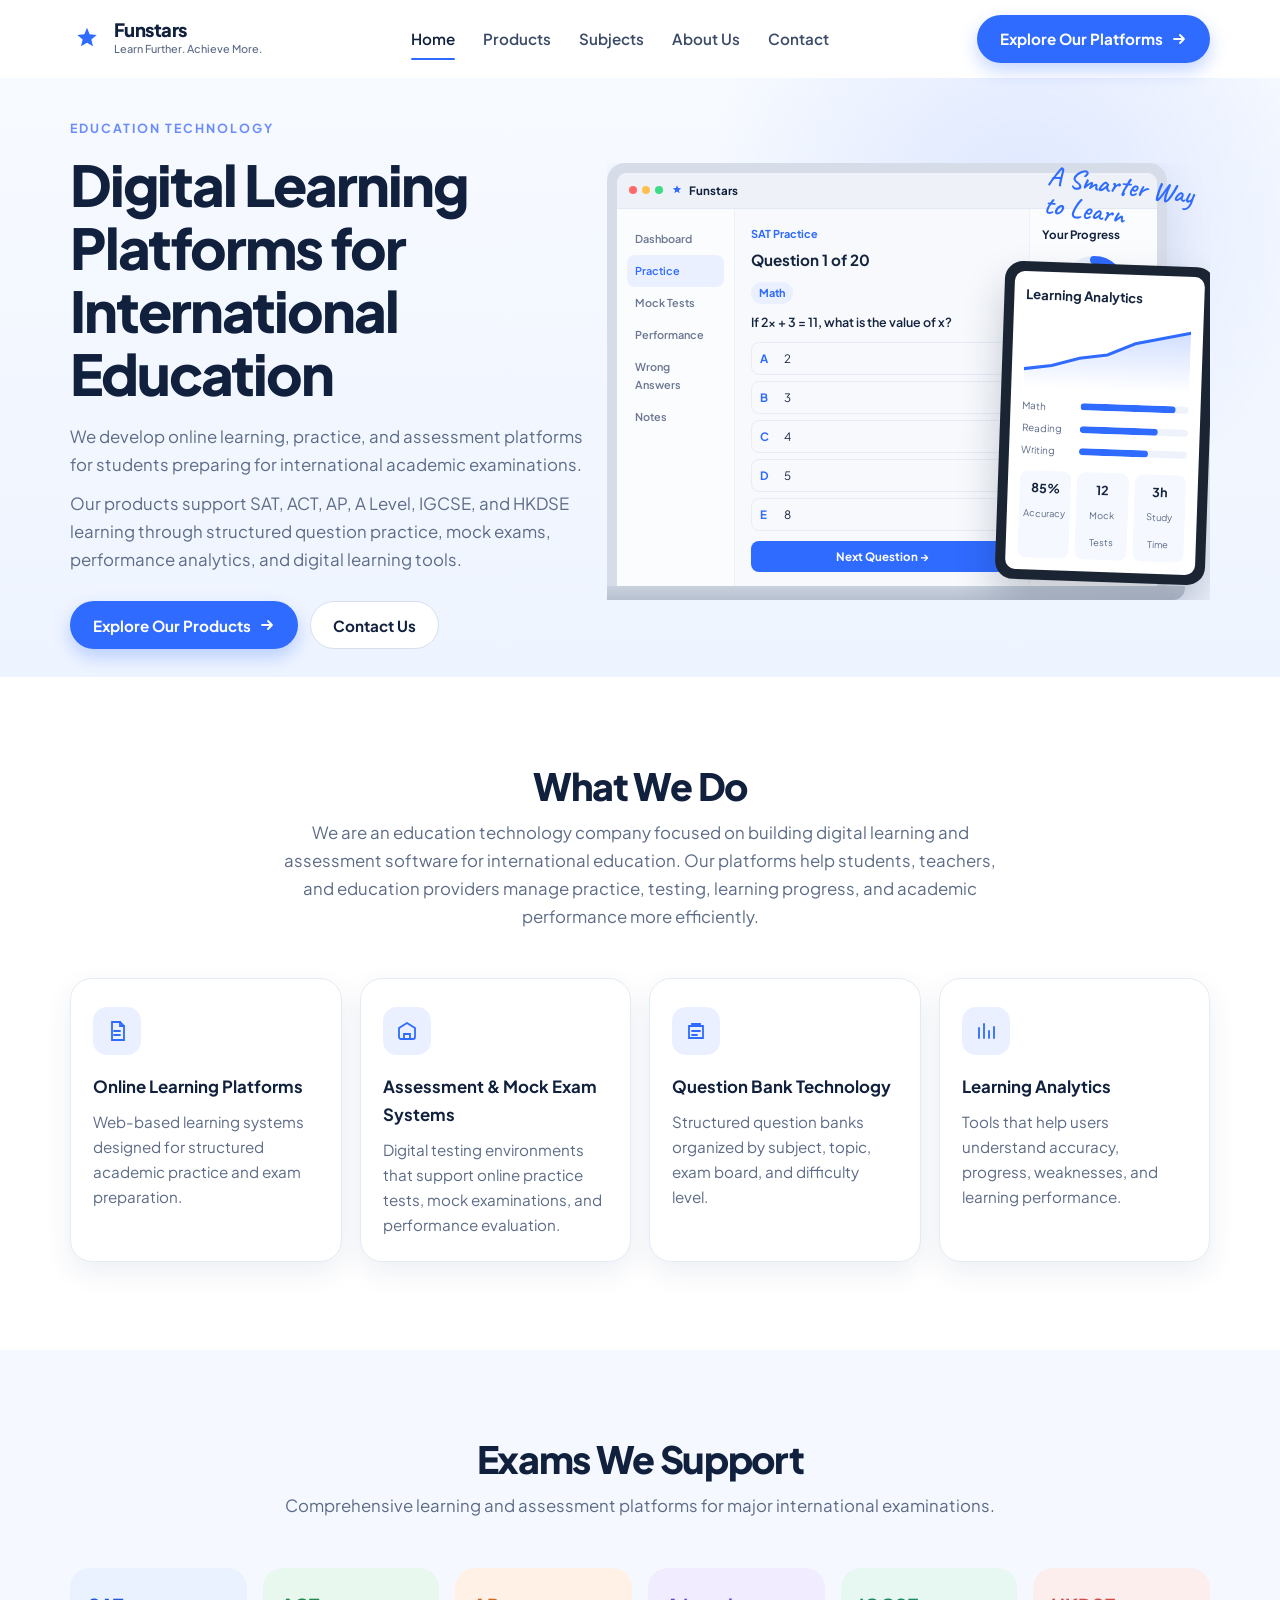
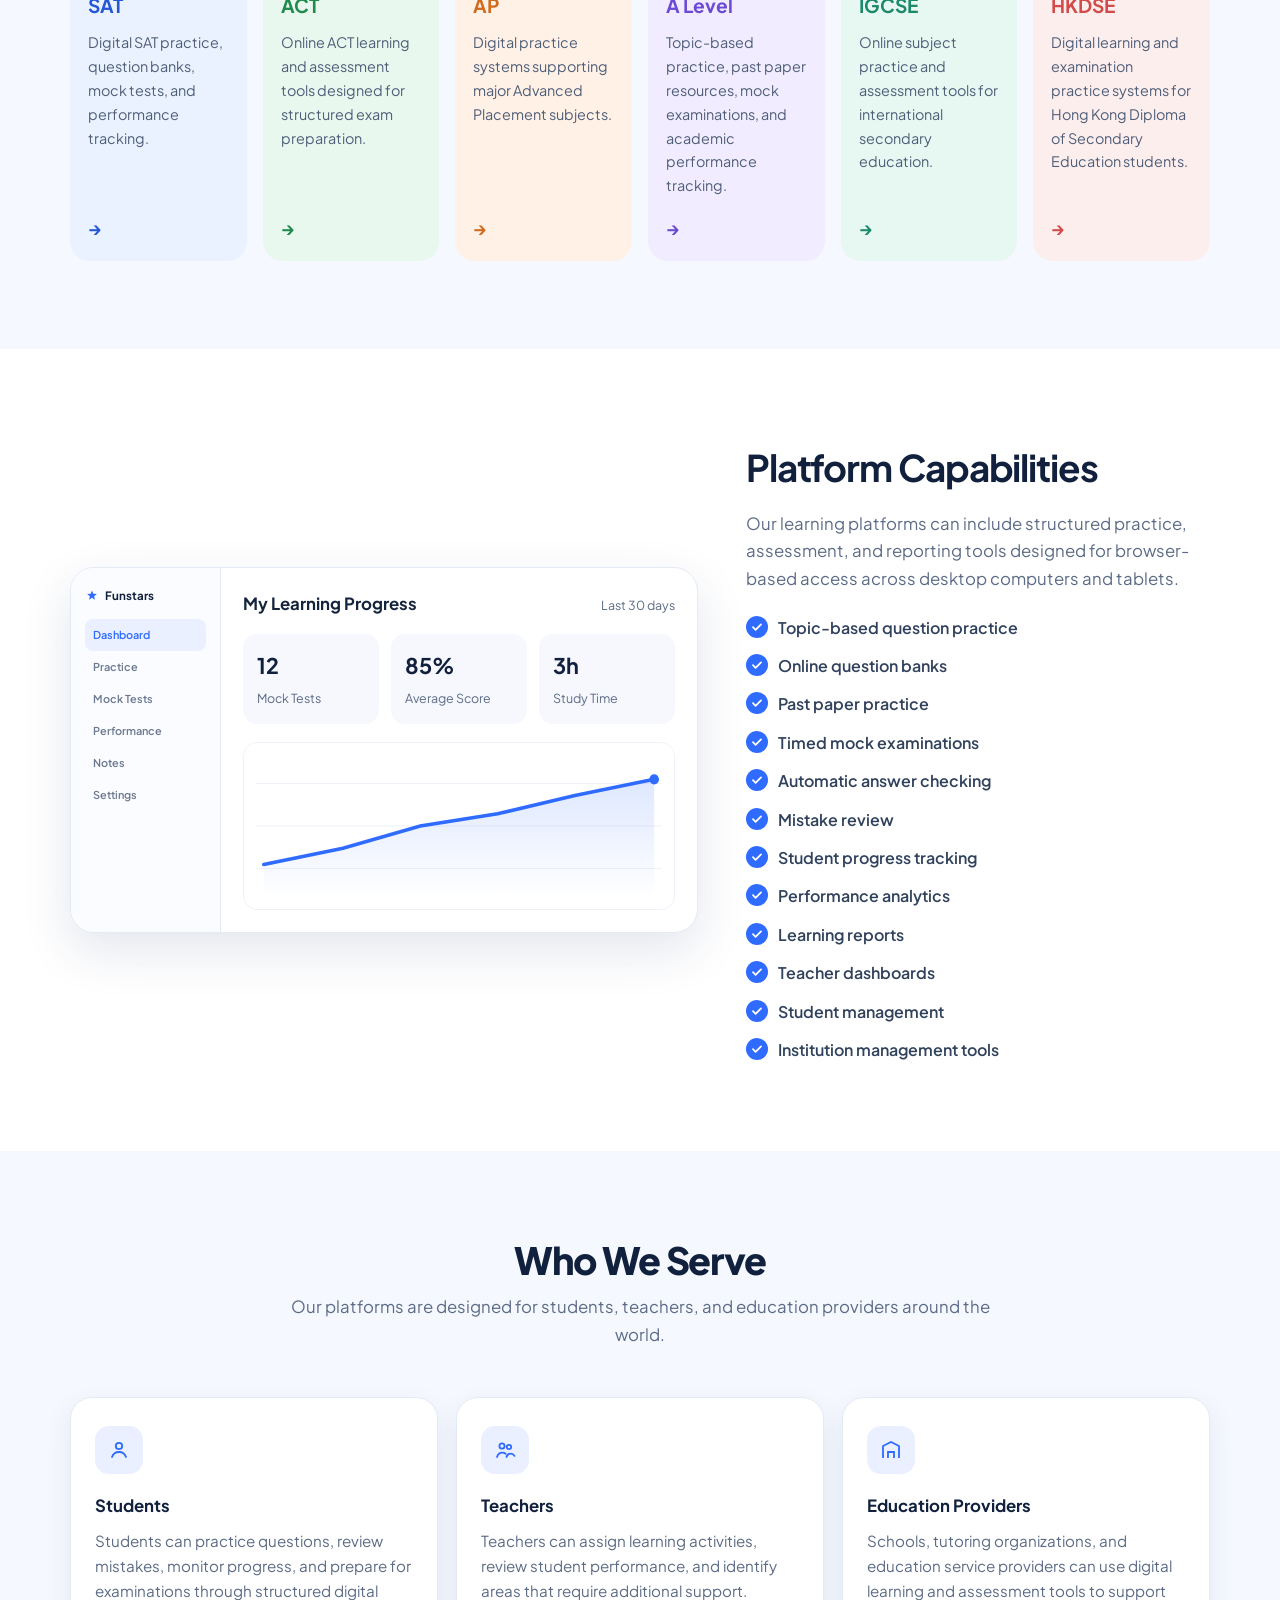
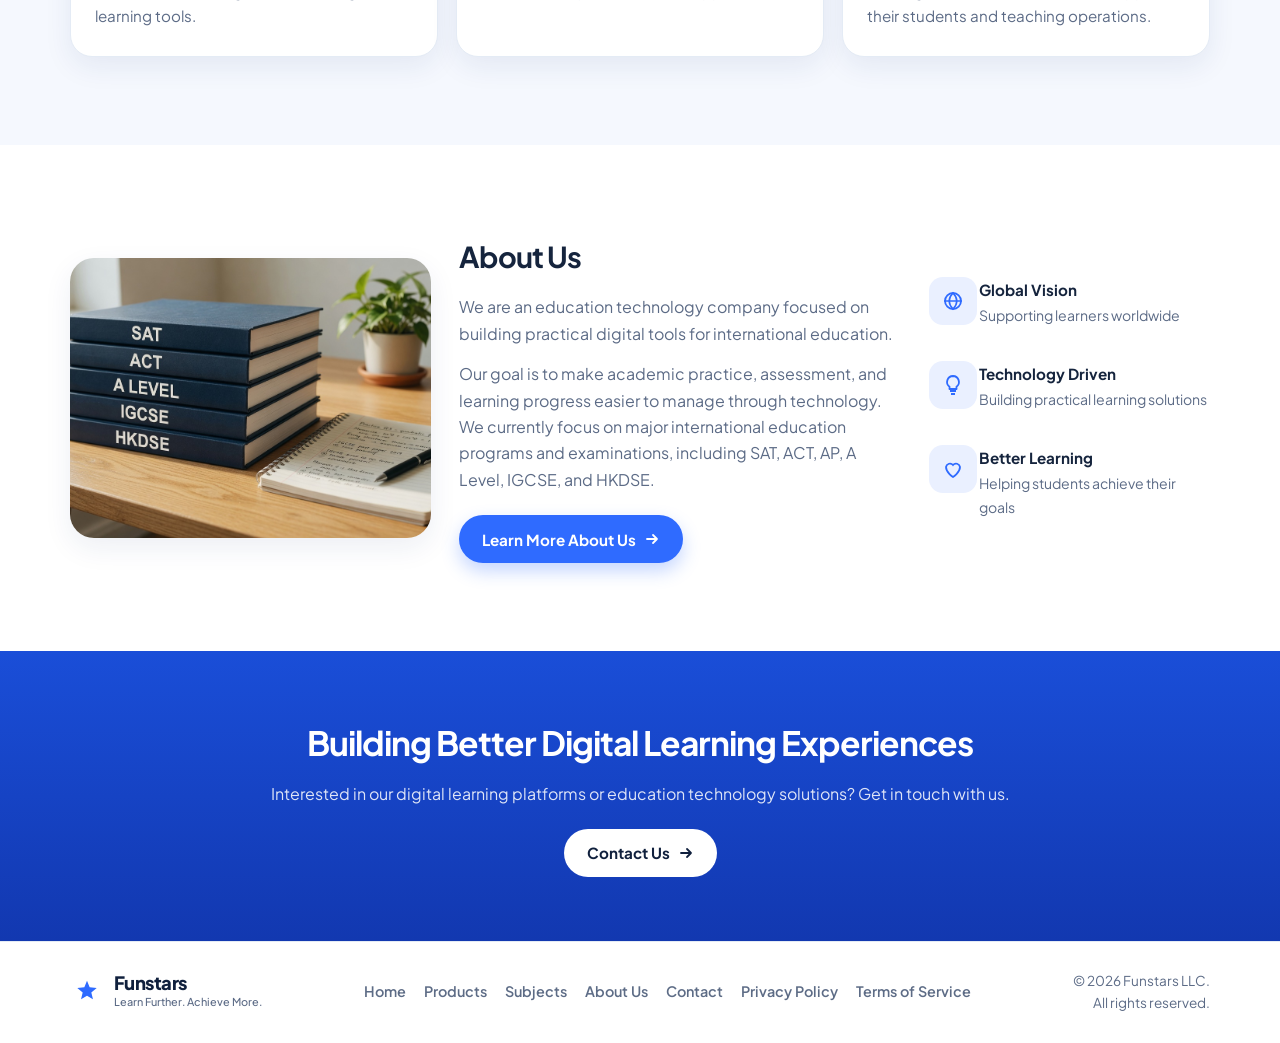
<file: index.html>
<!DOCTYPE html>
<html lang="en">
<head>
  <meta charset="UTF-8">
  <meta name="viewport" content="width=device-width, initial-scale=1.0">
  <title>Funstars | Digital Learning Platforms for International Education</title>
  <meta name="description" content="Funstars develops online learning, practice, and assessment platforms for SAT, ACT, AP, A Level, IGCSE, and HKDSE students, teachers, and education providers.">
  <link rel="icon" href="images/favicon.svg" type="image/svg+xml">
  <link rel="preconnect" href="https://fonts.googleapis.com">
  <link rel="preconnect" href="https://fonts.gstatic.com" crossorigin>
  <link href="https://fonts.googleapis.com/css2?family=Caveat:wght@600;700&family=Plus+Jakarta+Sans:ital,wght@0,400;0,500;0,600;0,700;0,800;1,400&display=swap" rel="stylesheet">
  <link rel="stylesheet" href="css/styles.css">
  <script type="application/ld+json">
  {
    "@context": "https://schema.org",
    "@type": "Organization",
    "name": "Funstars LLC",
    "url": "/",
    "email": "contact@funstarslearning.com",
    "description": "Digital learning, practice, and assessment platforms for SAT, ACT, AP, A Level, IGCSE, and HKDSE."
  }
  </script>
</head>
<body>
  <header class="site-header">
    <div class="container header-inner">
      <a class="logo" href="index.html" aria-label="Funstars home">
        <span class="logo-mark">
          <svg viewBox="0 0 32 32" fill="none" aria-hidden="true"><path d="M16 3.2l3.05 7.48 8.05.66-6.16 5.22 1.88 7.85L16 20.18 9.18 24.41l1.88-7.85-6.16-5.22 8.05-.66L16 3.2z" fill="#2F6BFF"/></svg>
        </span>
        <span class="logo-text">
          <strong>Funstars</strong>
          <small>Learn Further. Achieve More.</small>
        </span>
      </a>
      <nav class="site-nav" aria-label="Primary">
        <a href="index.html" class="is-active">Home</a>
        <a href="products.html">Products</a>
        <a href="subjects.html">Subjects</a>
        <a href="about.html">About Us</a>
        <a href="contact.html">Contact</a>
      </nav>
      <a class="btn btn-primary header-cta" href="products.html">Explore Our Platforms <svg viewBox="0 0 16 16" fill="none" aria-hidden="true"><path d="M3 8h10M9 4l4 4-4 4" stroke="currentColor" stroke-width="1.8" stroke-linecap="round" stroke-linejoin="round"/></svg></a>
      <button class="nav-toggle" aria-label="Open menu" aria-expanded="false"><span></span></button>
    </div>
  </header>

  <main>
    <section class="hero">
      <div class="container hero-grid">
        <div class="hero-copy">
          <span class="eyebrow">Education Technology</span>
          <h1>Digital Learning Platforms for International Education</h1>
          <p>We develop online learning, practice, and assessment platforms for students preparing for international academic examinations.</p>
          <p class="lede-secondary">Our products support SAT, ACT, AP, A Level, IGCSE, and HKDSE learning through structured question practice, mock exams, performance analytics, and digital learning tools.</p>
          <div class="hero-actions">
            <a class="btn btn-primary" href="products.html">Explore Our Products <svg viewBox="0 0 16 16" fill="none" aria-hidden="true"><path d="M3 8h10M9 4l4 4-4 4" stroke="currentColor" stroke-width="1.8" stroke-linecap="round" stroke-linejoin="round"/></svg></a>
            <a class="btn btn-ghost" href="contact.html">Contact Us</a>
          </div>
        </div>

        <div class="device-scene" aria-hidden="true">
          <div class="hand-note">A Smarter Way<br>to Learn</div>
          <div class="laptop">
            <div class="laptop-screen">
              <div class="chrome">
                <div class="chrome-dots"><i></i><i></i><i></i></div>
                <div class="chrome-title">
                  <svg width="12" height="12" viewBox="0 0 32 32"><path d="M16 3.2l3.05 7.48 8.05.66-6.16 5.22 1.88 7.85L16 20.18 9.18 24.41l1.88-7.85-6.16-5.22 8.05-.66L16 3.2z" fill="#2F6BFF"/></svg>
                  Funstars
                </div>
              </div>
              <div class="app">
                <aside class="app-side">
                  <div class="side-link">Dashboard</div>
                  <div class="side-link is-active">Practice</div>
                  <div class="side-link">Mock Tests</div>
                  <div class="side-link">Performance</div>
                  <div class="side-link">Wrong Answers</div>
                  <div class="side-link">Notes</div>
                </aside>
                <div class="app-main">
                  <div class="app-kicker">SAT Practice</div>
                  <h3>Question 1 of 20</h3>
                  <div class="q-meta"><span class="math-tag">Math</span></div>
                  <p class="q-text">If 2x + 3 = 11, what is the value of x?</p>
                  <div class="choices">
                    <div class="choice"><b>A</b> 2</div>
                    <div class="choice"><b>B</b> 3</div>
                    <div class="choice"><b>C</b> 4</div>
                    <div class="choice"><b>D</b> 5</div>
                    <div class="choice"><b>E</b> 8</div>
                  </div>
                  <button class="next-btn" tabindex="-1">Next Question →</button>
                </div>
                <aside class="app-panel">
                  <div class="progress-label">Your Progress</div>
                  <div class="ring">
                    <svg viewBox="0 0 36 36">
                      <circle cx="18" cy="18" r="14" fill="none" stroke="#e8eef8" stroke-width="4"></circle>
                      <circle cx="18" cy="18" r="14" fill="none" stroke="#2F6BFF" stroke-width="4" stroke-dasharray="66 88" stroke-linecap="round"></circle>
                    </svg>
                    <span>75%</span>
                  </div>
                  <div class="panel-note">15 / 20 questions</div>
                  <div class="mini-bars"><i></i><i></i><i></i><i></i><i></i></div>
                </aside>
              </div>
            </div>
          </div>
          <div class="tablet">
            <div class="tablet-screen">
              <h4>Learning Analytics</h4>
              <div class="tiny-chart">
                <svg viewBox="0 0 180 70" preserveAspectRatio="none">
                  <defs>
                    <linearGradient id="area" x1="0" y1="0" x2="0" y2="1">
                      <stop offset="0%" stop-color="#2F6BFF" stop-opacity="0.22"/>
                      <stop offset="100%" stop-color="#2F6BFF" stop-opacity="0"/>
                    </linearGradient>
                  </defs>
                  <path d="M0 52 L30 48 L60 40 L90 36 L120 24 L150 18 L180 12 L180 70 L0 70 Z" fill="url(#area)"/>
                  <path d="M0 52 L30 48 L60 40 L90 36 L120 24 L150 18 L180 12" fill="none" stroke="#2F6BFF" stroke-width="3"/>
                </svg>
              </div>
              <div class="subject-bars">
                <div class="sbar">Math <span><i style="width:88%"></i></span></div>
                <div class="sbar">Reading <span><i style="width:72%"></i></span></div>
                <div class="sbar">Writing <span><i style="width:64%"></i></span></div>
              </div>
              <div class="stats-row">
                <div class="stat"><strong>85%</strong><small>Accuracy</small></div>
                <div class="stat"><strong>12</strong><small>Mock Tests</small></div>
                <div class="stat"><strong>3h</strong><small>Study Time</small></div>
              </div>
            </div>
          </div>
        </div>
      </div>
    </section>

    <section class="section" id="what-we-do">
      <div class="container">
        <div class="section-head">
          <h2>What We Do</h2>
          <p>We are an education technology company focused on building digital learning and assessment software for international education. Our platforms help students, teachers, and education providers manage practice, testing, learning progress, and academic performance more efficiently.</p>
        </div>
        <div class="feature-grid">
          <article class="feature-card">
            <div class="icon-bubble">
              <svg viewBox="0 0 24 24" fill="none"><path d="M7 3h8l4 4v14H7V3z" stroke="currentColor" stroke-width="1.8"/><path d="M15 3v4h4M9 12h6M9 16h6" stroke="currentColor" stroke-width="1.8" stroke-linecap="round"/></svg>
            </div>
            <h3>Online Learning Platforms</h3>
            <p>Web-based learning systems designed for structured academic practice and exam preparation.</p>
          </article>
          <article class="feature-card">
            <div class="icon-bubble">
              <svg viewBox="0 0 24 24" fill="none"><path d="M4 9l8-5 8 5v9a2 2 0 0 1-2 2H6a2 2 0 0 1-2-2V9z" stroke="currentColor" stroke-width="1.8"/><path d="M9 21v-6h6v6" stroke="currentColor" stroke-width="1.8"/></svg>
            </div>
            <h3>Assessment &amp; Mock Exam Systems</h3>
            <p>Digital testing environments that support online practice tests, mock examinations, and performance evaluation.</p>
          </article>
          <article class="feature-card">
            <div class="icon-bubble">
              <svg viewBox="0 0 24 24" fill="none"><path d="M5 7h14v12H5V7zM8 7V5h8v2" stroke="currentColor" stroke-width="1.8"/><path d="M8 12h8M8 16h5" stroke="currentColor" stroke-width="1.8" stroke-linecap="round"/></svg>
            </div>
            <h3>Question Bank Technology</h3>
            <p>Structured question banks organized by subject, topic, exam board, and difficulty level.</p>
          </article>
          <article class="feature-card">
            <div class="icon-bubble">
              <svg viewBox="0 0 24 24" fill="none"><path d="M5 19V9M10 19V5M15 19v-7M20 19V8" stroke="currentColor" stroke-width="1.8" stroke-linecap="round"/></svg>
            </div>
            <h3>Learning Analytics</h3>
            <p>Tools that help users understand accuracy, progress, weaknesses, and learning performance.</p>
          </article>
        </div>
      </div>
    </section>

    <section class="section exams" id="exams">
      <div class="container">
        <div class="section-head">
          <h2>Exams We Support</h2>
          <p>Comprehensive learning and assessment platforms for major international examinations.</p>
        </div>
        <div class="exam-grid">
          <a class="exam-card exam-sat" href="sat.html">
            <h3>SAT</h3>
            <p>Digital SAT practice, question banks, mock tests, and performance tracking.</p>
            <span>→</span>
          </a>
          <a class="exam-card exam-act" href="act.html">
            <h3>ACT</h3>
            <p>Online ACT learning and assessment tools designed for structured exam preparation.</p>
            <span>→</span>
          </a>
          <a class="exam-card exam-ap" href="ap.html">
            <h3>AP</h3>
            <p>Digital practice systems supporting major Advanced Placement subjects.</p>
            <span>→</span>
          </a>
          <a class="exam-card exam-alevel" href="a-level.html">
            <h3>A Level</h3>
            <p>Topic-based practice, past paper resources, mock examinations, and academic performance tracking.</p>
            <span>→</span>
          </a>
          <a class="exam-card exam-igcse" href="igcse.html">
            <h3>IGCSE</h3>
            <p>Online subject practice and assessment tools for international secondary education.</p>
            <span>→</span>
          </a>
          <a class="exam-card exam-hkdse" href="hkdse.html">
            <h3>HKDSE</h3>
            <p>Digital learning and examination practice systems for Hong Kong Diploma of Secondary Education students.</p>
            <span>→</span>
          </a>
        </div>
      </div>
    </section>

    <section class="section" id="capabilities">
      <div class="container capabilities">
        <div class="dash" aria-hidden="true">
          <div class="dash-app">
            <aside class="dash-side">
              <div class="chrome-title" style="margin-bottom:14px">
                <svg width="14" height="14" viewBox="0 0 32 32"><path d="M16 3.2l3.05 7.48 8.05.66-6.16 5.22 1.88 7.85L16 20.18 9.18 24.41l1.88-7.85-6.16-5.22 8.05-.66L16 3.2z" fill="#2F6BFF"/></svg>
                Funstars
              </div>
              <div class="side-link is-active">Dashboard</div>
              <div class="side-link">Practice</div>
              <div class="side-link">Mock Tests</div>
              <div class="side-link">Performance</div>
              <div class="side-link">Notes</div>
              <div class="side-link">Settings</div>
            </aside>
            <div class="dash-main">
              <header>
                <h3>My Learning Progress</h3>
                <small>Last 30 days</small>
              </header>
              <div class="kpi-row">
                <div class="kpi"><strong>12</strong><small>Mock Tests</small></div>
                <div class="kpi"><strong>85%</strong><small>Average Score</small></div>
                <div class="kpi"><strong>3h</strong><small>Study Time</small></div>
              </div>
              <div class="dash-chart">
                <svg viewBox="0 0 420 140" preserveAspectRatio="none">
                  <defs>
                    <linearGradient id="dashArea" x1="0" y1="0" x2="0" y2="1">
                      <stop offset="0%" stop-color="#2F6BFF" stop-opacity="0.16"/>
                      <stop offset="100%" stop-color="#2F6BFF" stop-opacity="0"/>
                    </linearGradient>
                  </defs>
                  <line x1="0" y1="28" x2="420" y2="28" stroke="#eef2f8"/>
                  <line x1="0" y1="70" x2="420" y2="70" stroke="#eef2f8"/>
                  <line x1="0" y1="112" x2="420" y2="112" stroke="#eef2f8"/>
                  <path d="M8 108 L90 92 L170 70 L250 58 L330 40 L412 24 L412 140 L8 140 Z" fill="url(#dashArea)"/>
                  <path d="M8 108 L90 92 L170 70 L250 58 L330 40 L412 24" fill="none" stroke="#2F6BFF" stroke-width="3.5" stroke-linecap="round"/>
                  <circle cx="412" cy="24" r="5" fill="#2F6BFF"/>
                </svg>
              </div>
            </div>
          </div>
        </div>
        <div>
          <h2 style="font-size:clamp(1.8rem,3vw,2.3rem);letter-spacing:-0.03em;margin-bottom:12px;color:var(--navy)">Platform Capabilities</h2>
          <p class="lede">Our learning platforms can include structured practice, assessment, and reporting tools designed for browser-based access across desktop computers and tablets.</p>
          <ul class="check-list">
            <li><span class="check-icon"><svg viewBox="0 0 12 12" fill="none"><path d="M2 6.2l2.6 2.6L10 3.4" stroke="#fff" stroke-width="1.8" stroke-linecap="round" stroke-linejoin="round"/></svg></span>Topic-based question practice</li>
            <li><span class="check-icon"><svg viewBox="0 0 12 12" fill="none"><path d="M2 6.2l2.6 2.6L10 3.4" stroke="#fff" stroke-width="1.8" stroke-linecap="round" stroke-linejoin="round"/></svg></span>Online question banks</li>
            <li><span class="check-icon"><svg viewBox="0 0 12 12" fill="none"><path d="M2 6.2l2.6 2.6L10 3.4" stroke="#fff" stroke-width="1.8" stroke-linecap="round" stroke-linejoin="round"/></svg></span>Past paper practice</li>
            <li><span class="check-icon"><svg viewBox="0 0 12 12" fill="none"><path d="M2 6.2l2.6 2.6L10 3.4" stroke="#fff" stroke-width="1.8" stroke-linecap="round" stroke-linejoin="round"/></svg></span>Timed mock examinations</li>
            <li><span class="check-icon"><svg viewBox="0 0 12 12" fill="none"><path d="M2 6.2l2.6 2.6L10 3.4" stroke="#fff" stroke-width="1.8" stroke-linecap="round" stroke-linejoin="round"/></svg></span>Automatic answer checking</li>
            <li><span class="check-icon"><svg viewBox="0 0 12 12" fill="none"><path d="M2 6.2l2.6 2.6L10 3.4" stroke="#fff" stroke-width="1.8" stroke-linecap="round" stroke-linejoin="round"/></svg></span>Mistake review</li>
            <li><span class="check-icon"><svg viewBox="0 0 12 12" fill="none"><path d="M2 6.2l2.6 2.6L10 3.4" stroke="#fff" stroke-width="1.8" stroke-linecap="round" stroke-linejoin="round"/></svg></span>Student progress tracking</li>
            <li><span class="check-icon"><svg viewBox="0 0 12 12" fill="none"><path d="M2 6.2l2.6 2.6L10 3.4" stroke="#fff" stroke-width="1.8" stroke-linecap="round" stroke-linejoin="round"/></svg></span>Performance analytics</li>
            <li><span class="check-icon"><svg viewBox="0 0 12 12" fill="none"><path d="M2 6.2l2.6 2.6L10 3.4" stroke="#fff" stroke-width="1.8" stroke-linecap="round" stroke-linejoin="round"/></svg></span>Learning reports</li>
            <li><span class="check-icon"><svg viewBox="0 0 12 12" fill="none"><path d="M2 6.2l2.6 2.6L10 3.4" stroke="#fff" stroke-width="1.8" stroke-linecap="round" stroke-linejoin="round"/></svg></span>Teacher dashboards</li>
            <li><span class="check-icon"><svg viewBox="0 0 12 12" fill="none"><path d="M2 6.2l2.6 2.6L10 3.4" stroke="#fff" stroke-width="1.8" stroke-linecap="round" stroke-linejoin="round"/></svg></span>Student management</li>
            <li><span class="check-icon"><svg viewBox="0 0 12 12" fill="none"><path d="M2 6.2l2.6 2.6L10 3.4" stroke="#fff" stroke-width="1.8" stroke-linecap="round" stroke-linejoin="round"/></svg></span>Institution management tools</li>
          </ul>
        </div>
      </div>
    </section>

    <section class="section" style="background:var(--bg)" id="who-we-serve">
      <div class="container">
        <div class="section-head">
          <h2>Who We Serve</h2>
          <p>Our platforms are designed for students, teachers, and education providers around the world.</p>
        </div>
        <div class="audience-grid">
          <article class="audience-card">
            <div class="icon-bubble">
              <svg viewBox="0 0 24 24" fill="none"><circle cx="12" cy="8" r="3.2" stroke="currentColor" stroke-width="1.8"/><path d="M5 19c1.2-3.4 3.6-5 7-5s5.8 1.6 7 5" stroke="currentColor" stroke-width="1.8" stroke-linecap="round"/></svg>
            </div>
            <h3>Students</h3>
            <p>Students can practice questions, review mistakes, monitor progress, and prepare for examinations through structured digital learning tools.</p>
          </article>
          <article class="audience-card">
            <div class="icon-bubble">
              <svg viewBox="0 0 24 24" fill="none"><circle cx="9" cy="8" r="2.6" stroke="currentColor" stroke-width="1.8"/><circle cx="16" cy="9" r="2.2" stroke="currentColor" stroke-width="1.8"/><path d="M4 19c.9-3 2.8-4.4 5.2-4.4 1.4 0 2.6.4 3.5 1.2M13.5 19c.7-2.2 2.2-3.3 4.2-3.3 1.7 0 3 .8 3.8 2.2" stroke="currentColor" stroke-width="1.8" stroke-linecap="round"/></svg>
            </div>
            <h3>Teachers</h3>
            <p>Teachers can assign learning activities, review student performance, and identify areas that require additional support.</p>
          </article>
          <article class="audience-card">
            <div class="icon-bubble">
              <svg viewBox="0 0 24 24" fill="none"><path d="M4 20V8l8-4 8 4v12" stroke="currentColor" stroke-width="1.8"/><path d="M9 20v-6h6v6" stroke="currentColor" stroke-width="1.8"/></svg>
            </div>
            <h3>Education Providers</h3>
            <p>Schools, tutoring organizations, and education service providers can use digital learning and assessment tools to support their students and teaching operations.</p>
          </article>
        </div>
      </div>
    </section>

    <section class="section" id="about">
      <div class="container about-block">
        <div class="about-photo">
          <img src="images/about-books.jpg" alt="Stack of SAT, ACT, A Level, IGCSE, and HKDSE study books beside an open notebook">
        </div>
        <div class="about-copy">
          <h2>About Us</h2>
          <p>We are an education technology company focused on building practical digital tools for international education.</p>
          <p>Our goal is to make academic practice, assessment, and learning progress easier to manage through technology. We currently focus on major international education programs and examinations, including SAT, ACT, AP, A Level, IGCSE, and HKDSE.</p>
          <a class="btn btn-primary" href="about.html">Learn More About Us <svg viewBox="0 0 16 16" fill="none" aria-hidden="true"><path d="M3 8h10M9 4l4 4-4 4" stroke="currentColor" stroke-width="1.8" stroke-linecap="round" stroke-linejoin="round"/></svg></a>
        </div>
        <div class="values">
          <div class="value-item">
            <div class="icon-bubble">
              <svg viewBox="0 0 24 24" fill="none"><circle cx="12" cy="12" r="8" stroke="currentColor" stroke-width="1.8"/><path d="M3 12h18M12 4c2.5 2.6 3.8 5.4 3.8 8S14.5 17.4 12 20c-2.5-2.6-3.8-5.4-3.8-8S9.5 6.6 12 4z" stroke="currentColor" stroke-width="1.6"/></svg>
            </div>
            <div>
              <h3>Global Vision</h3>
              <p>Supporting learners worldwide</p>
            </div>
          </div>
          <div class="value-item">
            <div class="icon-bubble">
              <svg viewBox="0 0 24 24" fill="none"><path d="M9 18h6M10 21h4M12 3a6 6 0 0 1 3.5 10.8V16H8.5v-2.2A6 6 0 0 1 12 3z" stroke="currentColor" stroke-width="1.8" stroke-linejoin="round"/></svg>
            </div>
            <div>
              <h3>Technology Driven</h3>
              <p>Building practical learning solutions</p>
            </div>
          </div>
          <div class="value-item">
            <div class="icon-bubble">
              <svg viewBox="0 0 24 24" fill="none"><path d="M12 20s-7-4.4-7-10a4 4 0 0 1 7-2 4 4 0 0 1 7 2c0 5.6-7 10-7 10z" stroke="currentColor" stroke-width="1.8"/></svg>
            </div>
            <div>
              <h3>Better Learning</h3>
              <p>Helping students achieve their goals</p>
            </div>
          </div>
        </div>
      </div>
    </section>
  </main>

  <section class="cta-band">
    <div class="container">
      <h2>Building Better Digital Learning Experiences</h2>
      <p>Interested in our digital learning platforms or education technology solutions? Get in touch with us.</p>
      <a class="btn btn-light" href="contact.html">Contact Us <svg viewBox="0 0 16 16" fill="none" aria-hidden="true"><path d="M3 8h10M9 4l4 4-4 4" stroke="currentColor" stroke-width="1.8" stroke-linecap="round" stroke-linejoin="round"/></svg></a>
    </div>
  </section>

  <footer class="site-footer">
    <div class="container footer-inner">
      <a class="logo" href="index.html" aria-label="Funstars home">
        <span class="logo-mark">
          <svg viewBox="0 0 32 32" fill="none" aria-hidden="true"><path d="M16 3.2l3.05 7.48 8.05.66-6.16 5.22 1.88 7.85L16 20.18 9.18 24.41l1.88-7.85-6.16-5.22 8.05-.66L16 3.2z" fill="#2F6BFF"/></svg>
        </span>
        <span class="logo-text">
          <strong>Funstars</strong>
          <small>Learn Further. Achieve More.</small>
        </span>
      </a>
      <nav class="footer-links" aria-label="Footer">
        <a href="index.html">Home</a>
        <a href="products.html">Products</a>
        <a href="subjects.html">Subjects</a>
        <a href="about.html">About Us</a>
        <a href="contact.html">Contact</a>
        <a href="privacy.html">Privacy Policy</a>
        <a href="terms.html">Terms of Service</a>
      </nav>
      <div class="copyright">© 2026 Funstars LLC.<br>All rights reserved.</div>
    </div>
  </footer>
  <script src="js/main.js"></script>
</body>
</html>
</file>
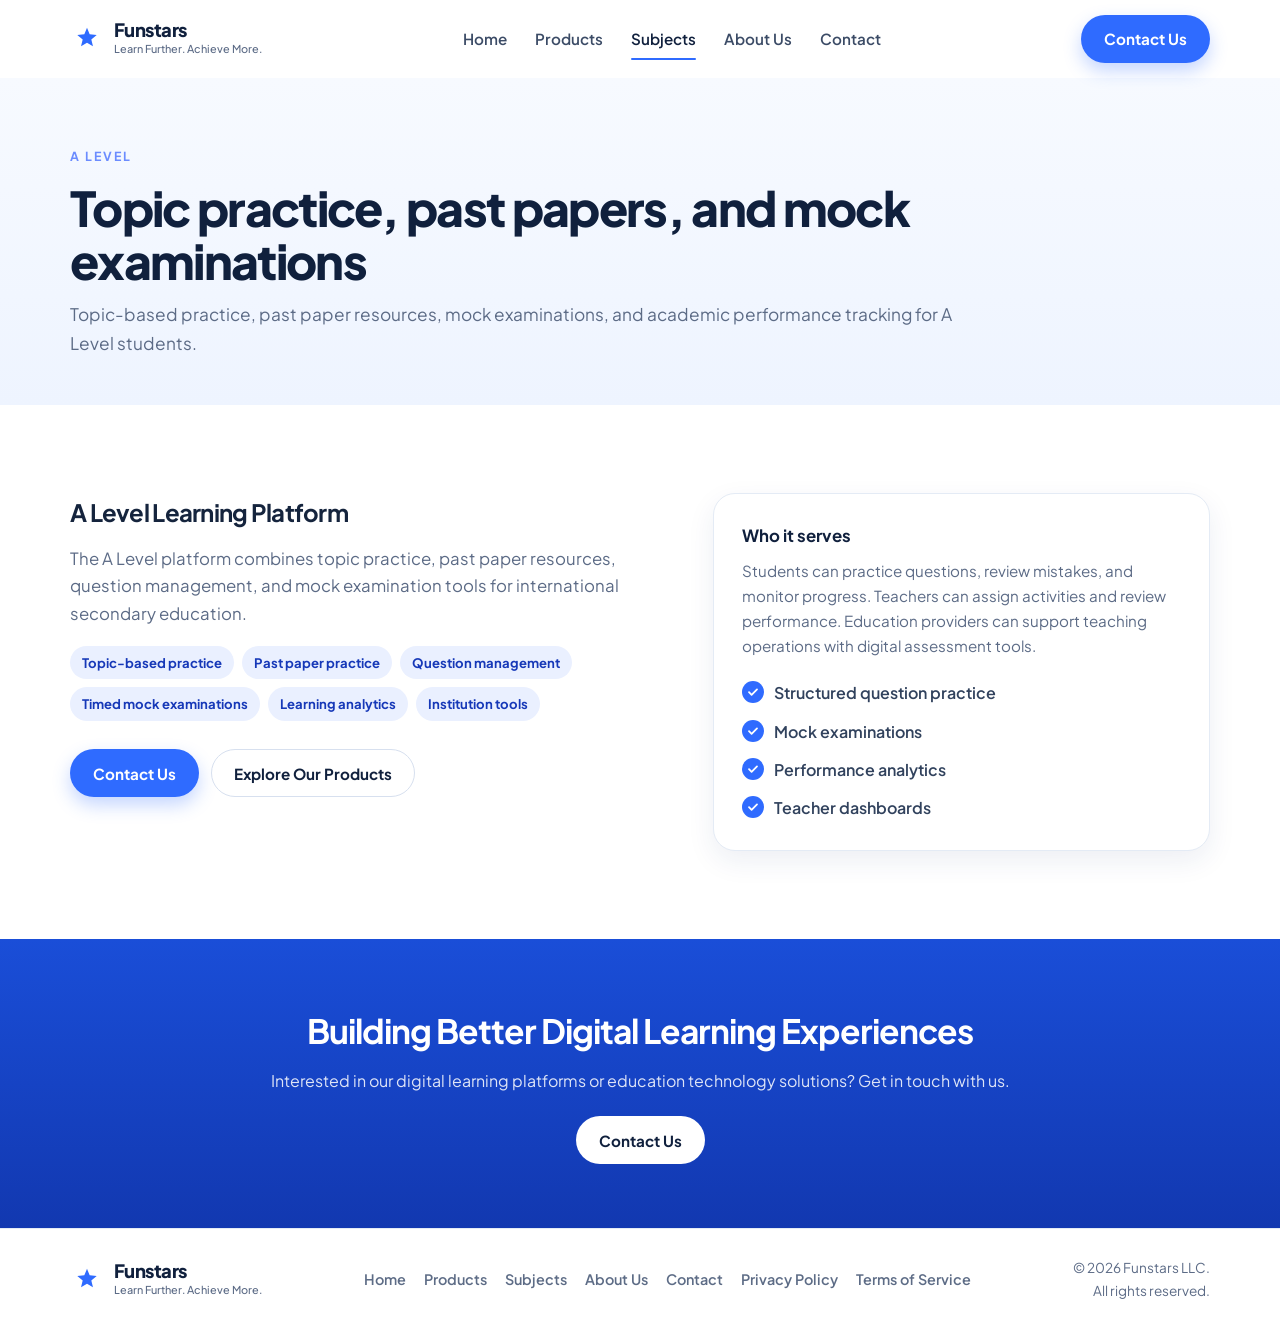
<file: a-level.html>
<!DOCTYPE html>
<html lang="en">
<head>
  <meta charset="UTF-8">
  <meta name="viewport" content="width=device-width, initial-scale=1.0">
  <title>A Level Learning Platform | Funstars</title>
  <meta name="description" content="Topic-based A Level practice, past paper resources, mock examinations, and academic performance tracking.">
  <link rel="icon" href="images/favicon.svg" type="image/svg+xml">
  <link rel="preconnect" href="https://fonts.googleapis.com">
  <link rel="preconnect" href="https://fonts.gstatic.com" crossorigin>
  <link href="https://fonts.googleapis.com/css2?family=Plus+Jakarta+Sans:ital,wght@0,400;0,500;0,600;0,700;0,800;1,400&display=swap" rel="stylesheet">
  <link rel="stylesheet" href="css/styles.css">
</head>
<body>
  <header class="site-header">
    <div class="container header-inner">
      <a class="logo" href="index.html" aria-label="Funstars home">
        <span class="logo-mark"><svg viewBox="0 0 32 32" fill="none" aria-hidden="true"><path d="M16 3.2l3.05 7.48 8.05.66-6.16 5.22 1.88 7.85L16 20.18 9.18 24.41l1.88-7.85-6.16-5.22 8.05-.66L16 3.2z" fill="#2F6BFF"/></svg></span>
        <span class="logo-text"><strong>Funstars</strong><small>Learn Further. Achieve More.</small></span>
      </a>
      <nav class="site-nav" aria-label="Primary">
        <a href="index.html">Home</a>
        <a href="products.html">Products</a>
        <a href="subjects.html" class="is-active">Subjects</a>
        <a href="about.html">About Us</a>
        <a href="contact.html">Contact</a>
      </nav>
      <a class="btn btn-primary header-cta" href="contact.html">Contact Us</a>
      <button class="nav-toggle" aria-label="Open menu" aria-expanded="false"><span></span></button>
    </div>
  </header>
  <main>
    <section class="page-hero">
      <div class="container">
        <span class="eyebrow">A Level</span>
        <h1>Topic practice, past papers, and mock examinations</h1>
        <p>Topic-based practice, past paper resources, mock examinations, and academic performance tracking for A Level students.</p>
      </div>
    </section>
    <section class="section">
      <div class="container subject-detail">
        <div>
          <h2 style="margin-bottom:12px;letter-spacing:-0.03em">A Level Learning Platform</h2>
          <p class="lede">The A Level platform combines topic practice, past paper resources, question management, and mock examination tools for international secondary education.</p>
          <div class="pill-list">
            <span class="pill">Topic-based practice</span>
            <span class="pill">Past paper practice</span>
            <span class="pill">Question management</span>
            <span class="pill">Timed mock examinations</span>
            <span class="pill">Learning analytics</span>
            <span class="pill">Institution tools</span>
          </div>
          <div class="hero-actions" style="margin-top:28px">
            <a class="btn btn-primary" href="contact.html">Contact Us</a>
            <a class="btn btn-ghost" href="products.html">Explore Our Products</a>
          </div>
        </div>
        <aside class="product-card">
          <h3>Who it serves</h3>
          <p>Students can practice questions, review mistakes, and monitor progress. Teachers can assign activities and review performance. Education providers can support teaching operations with digital assessment tools.</p>
          <ul class="check-list">
            <li><span class="check-icon"><svg viewBox="0 0 12 12" fill="none"><path d="M2 6.2l2.6 2.6L10 3.4" stroke="#fff" stroke-width="1.8" stroke-linecap="round" stroke-linejoin="round"/></svg></span>Structured question practice</li>
            <li><span class="check-icon"><svg viewBox="0 0 12 12" fill="none"><path d="M2 6.2l2.6 2.6L10 3.4" stroke="#fff" stroke-width="1.8" stroke-linecap="round" stroke-linejoin="round"/></svg></span>Mock examinations</li>
            <li><span class="check-icon"><svg viewBox="0 0 12 12" fill="none"><path d="M2 6.2l2.6 2.6L10 3.4" stroke="#fff" stroke-width="1.8" stroke-linecap="round" stroke-linejoin="round"/></svg></span>Performance analytics</li>
            <li><span class="check-icon"><svg viewBox="0 0 12 12" fill="none"><path d="M2 6.2l2.6 2.6L10 3.4" stroke="#fff" stroke-width="1.8" stroke-linecap="round" stroke-linejoin="round"/></svg></span>Teacher dashboards</li>
          </ul>
        </aside>
      </div>
    </section>
  </main>
  <section class="cta-band">
    <div class="container">
      <h2>Building Better Digital Learning Experiences</h2>
      <p>Interested in our digital learning platforms or education technology solutions? Get in touch with us.</p>
      <a class="btn btn-light" href="contact.html">Contact Us</a>
    </div>
  </section>
  <footer class="site-footer">
    <div class="container footer-inner">
      <a class="logo" href="index.html" aria-label="Funstars home">
        <span class="logo-mark"><svg viewBox="0 0 32 32" fill="none" aria-hidden="true"><path d="M16 3.2l3.05 7.48 8.05.66-6.16 5.22 1.88 7.85L16 20.18 9.18 24.41l1.88-7.85-6.16-5.22 8.05-.66L16 3.2z" fill="#2F6BFF"/></svg></span>
        <span class="logo-text"><strong>Funstars</strong><small>Learn Further. Achieve More.</small></span>
      </a>
      <nav class="footer-links" aria-label="Footer">
        <a href="index.html">Home</a>
        <a href="products.html">Products</a>
        <a href="subjects.html">Subjects</a>
        <a href="about.html">About Us</a>
        <a href="contact.html">Contact</a>
        <a href="privacy.html">Privacy Policy</a>
        <a href="terms.html">Terms of Service</a>
      </nav>
      <div class="copyright">© 2026 Funstars LLC.<br>All rights reserved.</div>
    </div>
  </footer>
  <script src="js/main.js"></script>
</body>
</html>
</file>
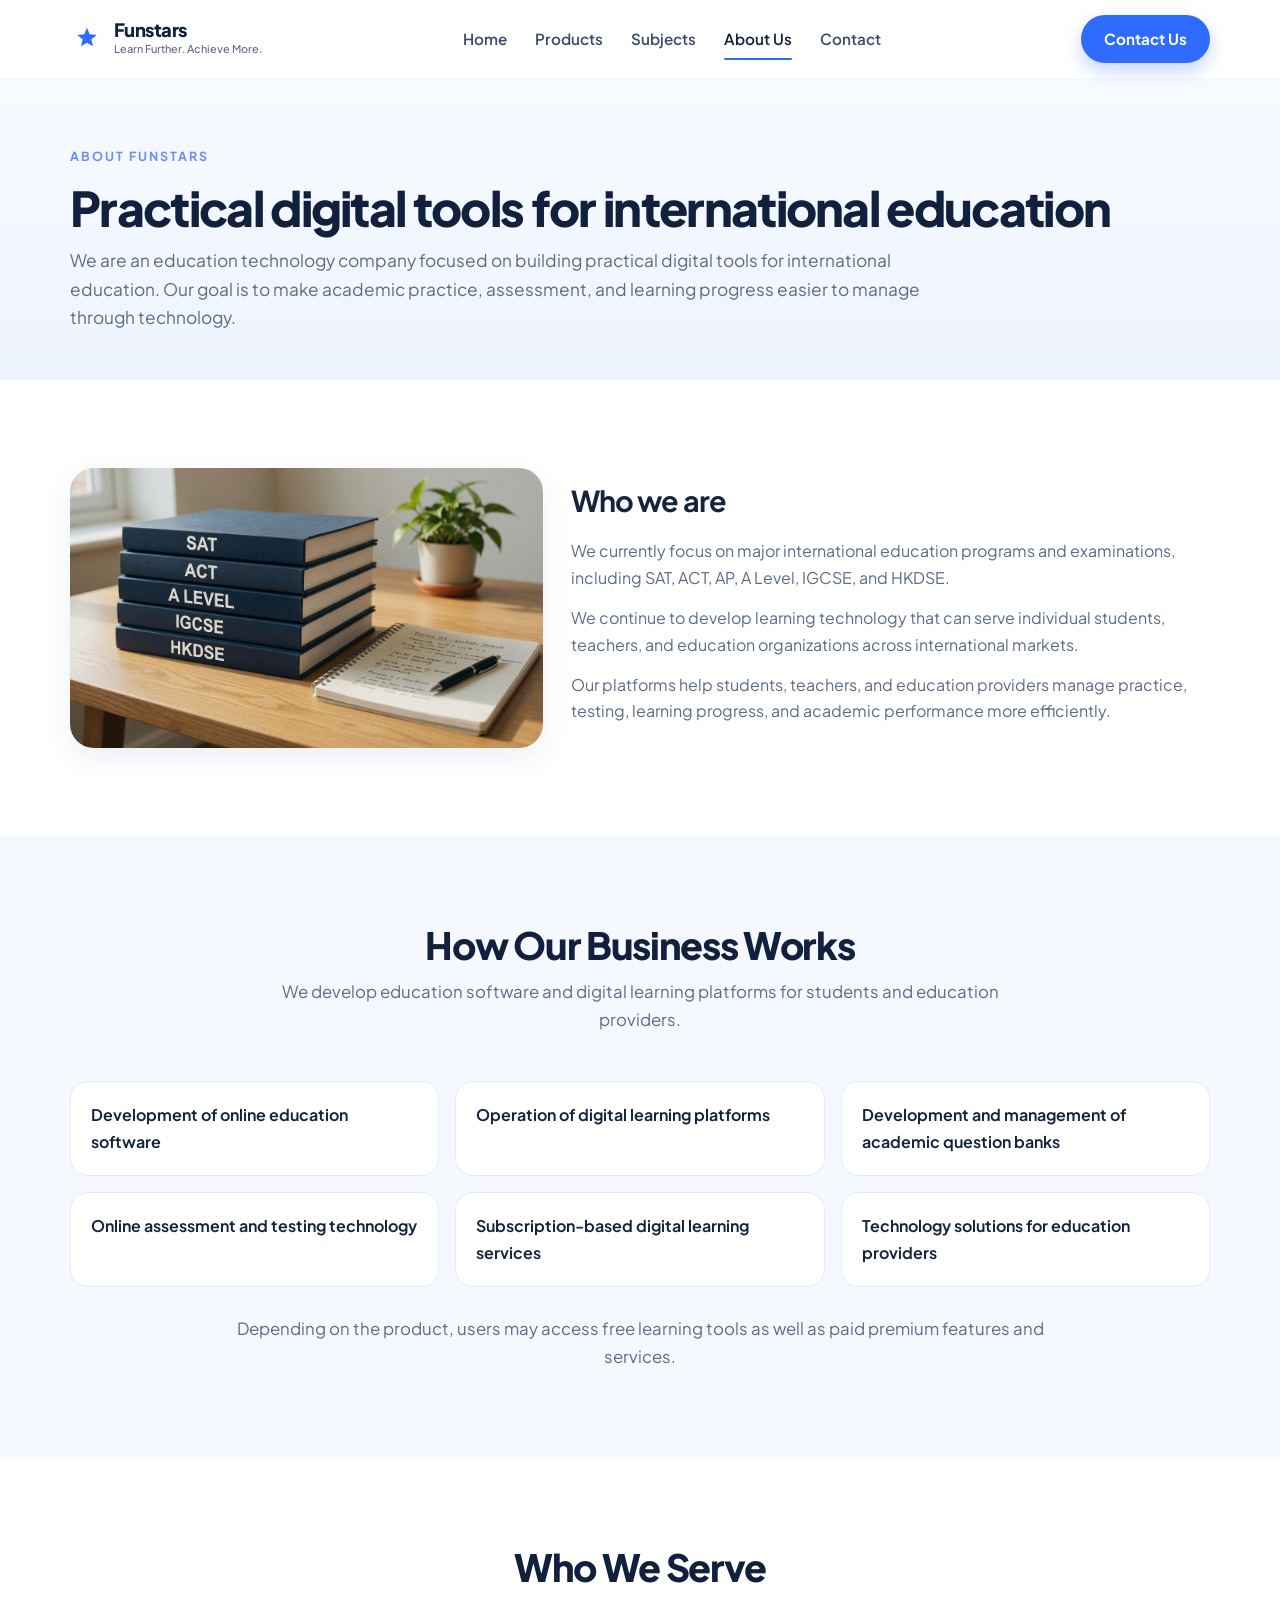
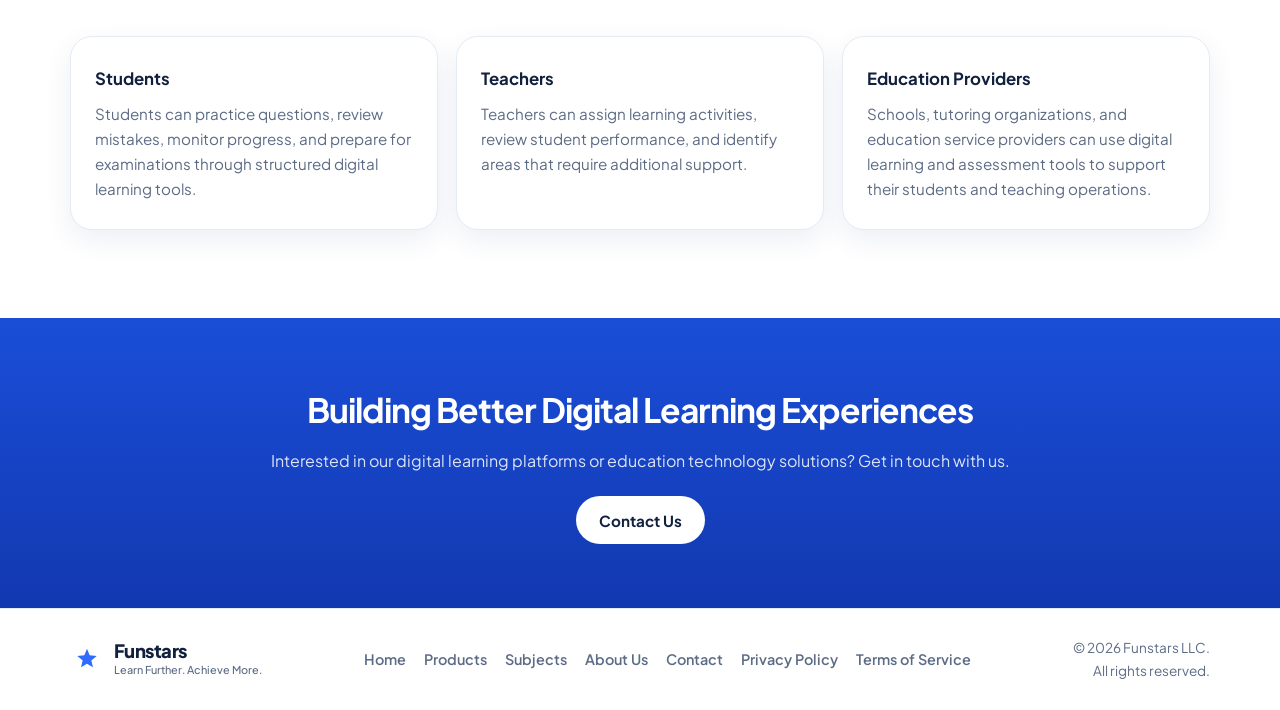
<file: about.html>
<!DOCTYPE html>
<html lang="en">
<head>
  <meta charset="UTF-8">
  <meta name="viewport" content="width=device-width, initial-scale=1.0">
  <title>About Us | Funstars</title>
  <meta name="description" content="Funstars is an education technology company building digital learning and assessment software for international education.">
  <link rel="icon" href="images/favicon.svg" type="image/svg+xml">
  <link rel="preconnect" href="https://fonts.googleapis.com">
  <link rel="preconnect" href="https://fonts.gstatic.com" crossorigin>
  <link href="https://fonts.googleapis.com/css2?family=Plus+Jakarta+Sans:ital,wght@0,400;0,500;0,600;0,700;0,800;1,400&display=swap" rel="stylesheet">
  <link rel="stylesheet" href="css/styles.css">
</head>
<body>
  <header class="site-header">
    <div class="container header-inner">
      <a class="logo" href="index.html" aria-label="Funstars home">
        <span class="logo-mark"><svg viewBox="0 0 32 32" fill="none" aria-hidden="true"><path d="M16 3.2l3.05 7.48 8.05.66-6.16 5.22 1.88 7.85L16 20.18 9.18 24.41l1.88-7.85-6.16-5.22 8.05-.66L16 3.2z" fill="#2F6BFF"/></svg></span>
        <span class="logo-text"><strong>Funstars</strong><small>Learn Further. Achieve More.</small></span>
      </a>
      <nav class="site-nav" aria-label="Primary">
        <a href="index.html">Home</a>
        <a href="products.html">Products</a>
        <a href="subjects.html">Subjects</a>
        <a href="about.html" class="is-active">About Us</a>
        <a href="contact.html">Contact</a>
      </nav>
      <a class="btn btn-primary header-cta" href="contact.html">Contact Us</a>
      <button class="nav-toggle" aria-label="Open menu" aria-expanded="false"><span></span></button>
    </div>
  </header>

  <main>
    <section class="page-hero">
      <div class="container">
        <span class="eyebrow">About Funstars</span>
        <h1>Practical digital tools for international education</h1>
        <p>We are an education technology company focused on building practical digital tools for international education. Our goal is to make academic practice, assessment, and learning progress easier to manage through technology.</p>
      </div>
    </section>

    <section class="section">
      <div class="container about-block about-split">
        <div class="about-photo">
          <img src="images/about-books.jpg" alt="Study books for SAT, ACT, A Level, IGCSE, and HKDSE">
        </div>
        <div class="about-copy">
          <h2>Who we are</h2>
          <p>We currently focus on major international education programs and examinations, including SAT, ACT, AP, A Level, IGCSE, and HKDSE.</p>
          <p>We continue to develop learning technology that can serve individual students, teachers, and education organizations across international markets.</p>
          <p>Our platforms help students, teachers, and education providers manage practice, testing, learning progress, and academic performance more efficiently.</p>
        </div>
      </div>
    </section>

    <section class="section" style="background:var(--bg)">
      <div class="container">
        <div class="section-head">
          <h2>How Our Business Works</h2>
          <p>We develop education software and digital learning platforms for students and education providers.</p>
        </div>
        <ul class="business-list">
          <li>Development of online education software</li>
          <li>Operation of digital learning platforms</li>
          <li>Development and management of academic question banks</li>
          <li>Online assessment and testing technology</li>
          <li>Subscription-based digital learning services</li>
          <li>Technology solutions for education providers</li>
        </ul>
        <p class="lede" style="max-width:70ch;margin:28px auto 0;text-align:center">Depending on the product, users may access free learning tools as well as paid premium features and services.</p>
      </div>
    </section>

    <section class="section">
      <div class="container">
        <div class="section-head">
          <h2>Who We Serve</h2>
        </div>
        <div class="audience-grid">
          <article class="audience-card">
            <h3>Students</h3>
            <p>Students can practice questions, review mistakes, monitor progress, and prepare for examinations through structured digital learning tools.</p>
          </article>
          <article class="audience-card">
            <h3>Teachers</h3>
            <p>Teachers can assign learning activities, review student performance, and identify areas that require additional support.</p>
          </article>
          <article class="audience-card">
            <h3>Education Providers</h3>
            <p>Schools, tutoring organizations, and education service providers can use digital learning and assessment tools to support their students and teaching operations.</p>
          </article>
        </div>
      </div>
    </section>
  </main>

  <section class="cta-band">
    <div class="container">
      <h2>Building Better Digital Learning Experiences</h2>
      <p>Interested in our digital learning platforms or education technology solutions? Get in touch with us.</p>
      <a class="btn btn-light" href="contact.html">Contact Us</a>
    </div>
  </section>

  <footer class="site-footer">
    <div class="container footer-inner">
      <a class="logo" href="index.html" aria-label="Funstars home">
        <span class="logo-mark"><svg viewBox="0 0 32 32" fill="none" aria-hidden="true"><path d="M16 3.2l3.05 7.48 8.05.66-6.16 5.22 1.88 7.85L16 20.18 9.18 24.41l1.88-7.85-6.16-5.22 8.05-.66L16 3.2z" fill="#2F6BFF"/></svg></span>
        <span class="logo-text"><strong>Funstars</strong><small>Learn Further. Achieve More.</small></span>
      </a>
      <nav class="footer-links" aria-label="Footer">
        <a href="index.html">Home</a>
        <a href="products.html">Products</a>
        <a href="subjects.html">Subjects</a>
        <a href="about.html">About Us</a>
        <a href="contact.html">Contact</a>
        <a href="privacy.html">Privacy Policy</a>
        <a href="terms.html">Terms of Service</a>
      </nav>
      <div class="copyright">© 2026 Funstars LLC.<br>All rights reserved.</div>
    </div>
  </footer>
  <script src="js/main.js"></script>
</body>
</html>
</file>
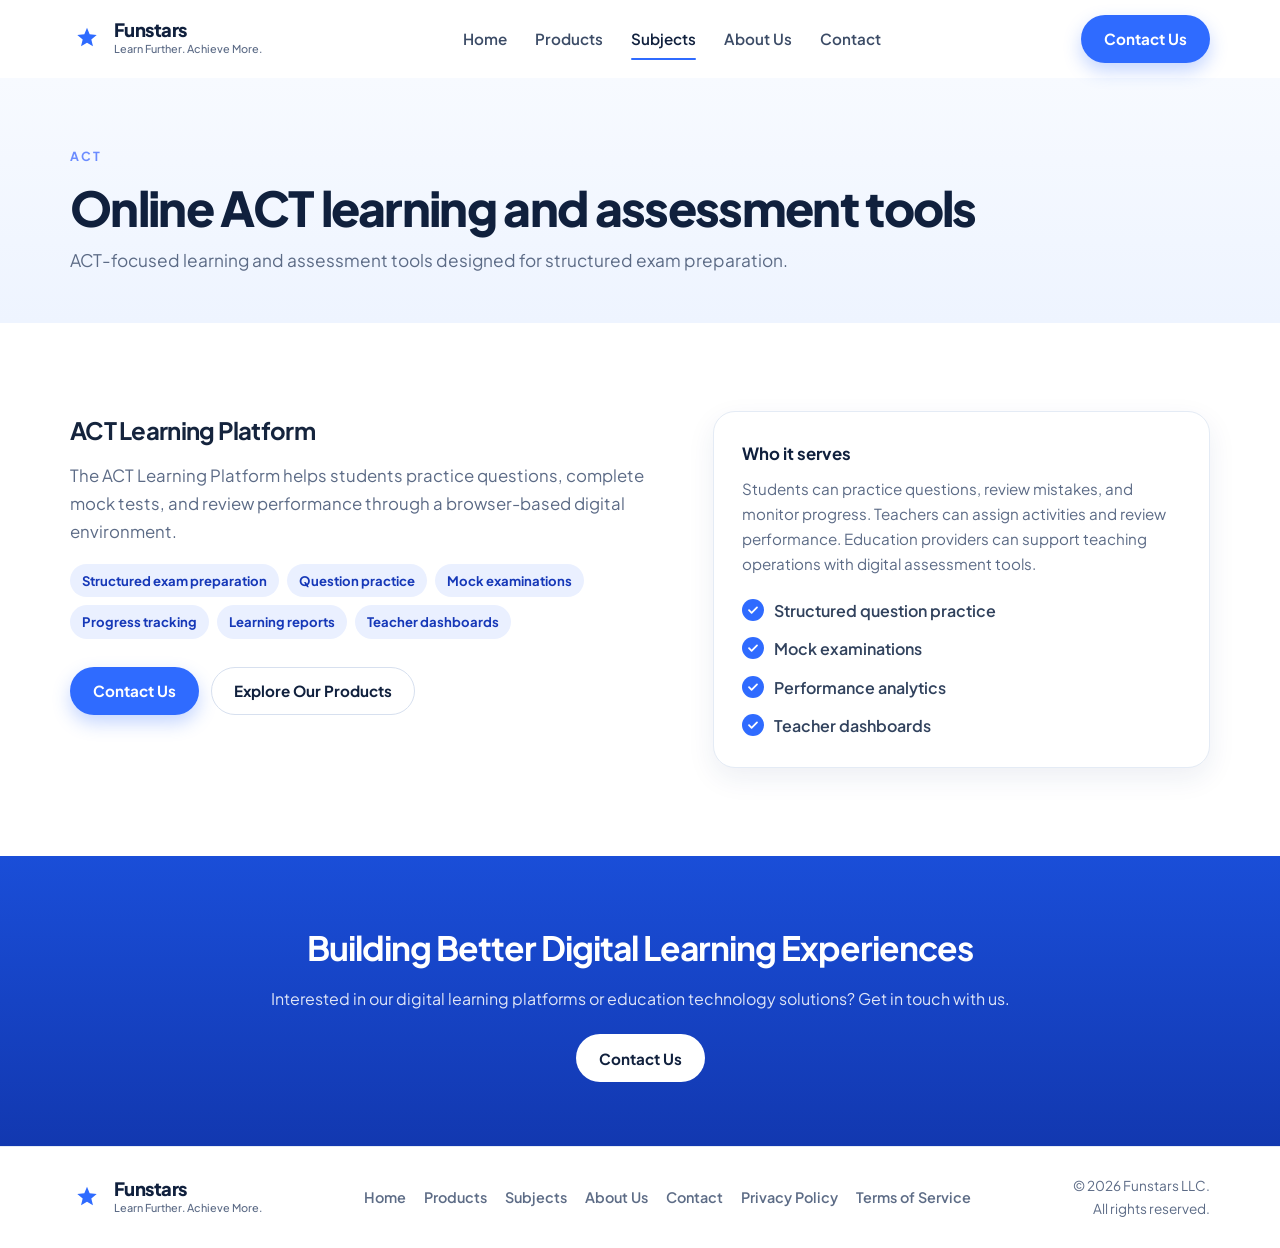
<file: act.html>
<!DOCTYPE html>
<html lang="en">
<head>
  <meta charset="UTF-8">
  <meta name="viewport" content="width=device-width, initial-scale=1.0">
  <title>ACT Learning Platform | Funstars</title>
  <meta name="description" content="Online ACT learning and assessment tools designed for structured exam preparation.">
  <link rel="icon" href="images/favicon.svg" type="image/svg+xml">
  <link rel="preconnect" href="https://fonts.googleapis.com">
  <link rel="preconnect" href="https://fonts.gstatic.com" crossorigin>
  <link href="https://fonts.googleapis.com/css2?family=Plus+Jakarta+Sans:ital,wght@0,400;0,500;0,600;0,700;0,800;1,400&display=swap" rel="stylesheet">
  <link rel="stylesheet" href="css/styles.css">
</head>
<body>
  <header class="site-header">
    <div class="container header-inner">
      <a class="logo" href="index.html" aria-label="Funstars home">
        <span class="logo-mark"><svg viewBox="0 0 32 32" fill="none" aria-hidden="true"><path d="M16 3.2l3.05 7.48 8.05.66-6.16 5.22 1.88 7.85L16 20.18 9.18 24.41l1.88-7.85-6.16-5.22 8.05-.66L16 3.2z" fill="#2F6BFF"/></svg></span>
        <span class="logo-text"><strong>Funstars</strong><small>Learn Further. Achieve More.</small></span>
      </a>
      <nav class="site-nav" aria-label="Primary">
        <a href="index.html">Home</a>
        <a href="products.html">Products</a>
        <a href="subjects.html" class="is-active">Subjects</a>
        <a href="about.html">About Us</a>
        <a href="contact.html">Contact</a>
      </nav>
      <a class="btn btn-primary header-cta" href="contact.html">Contact Us</a>
      <button class="nav-toggle" aria-label="Open menu" aria-expanded="false"><span></span></button>
    </div>
  </header>
  <main>
    <section class="page-hero">
      <div class="container">
        <span class="eyebrow">ACT</span>
        <h1>Online ACT learning and assessment tools</h1>
        <p>ACT-focused learning and assessment tools designed for structured exam preparation.</p>
      </div>
    </section>
    <section class="section">
      <div class="container subject-detail">
        <div>
          <h2 style="margin-bottom:12px;letter-spacing:-0.03em">ACT Learning Platform</h2>
          <p class="lede">The ACT Learning Platform helps students practice questions, complete mock tests, and review performance through a browser-based digital environment.</p>
          <div class="pill-list">
            <span class="pill">Structured exam preparation</span>
            <span class="pill">Question practice</span>
            <span class="pill">Mock examinations</span>
            <span class="pill">Progress tracking</span>
            <span class="pill">Learning reports</span>
            <span class="pill">Teacher dashboards</span>
          </div>
          <div class="hero-actions" style="margin-top:28px">
            <a class="btn btn-primary" href="contact.html">Contact Us</a>
            <a class="btn btn-ghost" href="products.html">Explore Our Products</a>
          </div>
        </div>
        <aside class="product-card">
          <h3>Who it serves</h3>
          <p>Students can practice questions, review mistakes, and monitor progress. Teachers can assign activities and review performance. Education providers can support teaching operations with digital assessment tools.</p>
          <ul class="check-list">
            <li><span class="check-icon"><svg viewBox="0 0 12 12" fill="none"><path d="M2 6.2l2.6 2.6L10 3.4" stroke="#fff" stroke-width="1.8" stroke-linecap="round" stroke-linejoin="round"/></svg></span>Structured question practice</li>
            <li><span class="check-icon"><svg viewBox="0 0 12 12" fill="none"><path d="M2 6.2l2.6 2.6L10 3.4" stroke="#fff" stroke-width="1.8" stroke-linecap="round" stroke-linejoin="round"/></svg></span>Mock examinations</li>
            <li><span class="check-icon"><svg viewBox="0 0 12 12" fill="none"><path d="M2 6.2l2.6 2.6L10 3.4" stroke="#fff" stroke-width="1.8" stroke-linecap="round" stroke-linejoin="round"/></svg></span>Performance analytics</li>
            <li><span class="check-icon"><svg viewBox="0 0 12 12" fill="none"><path d="M2 6.2l2.6 2.6L10 3.4" stroke="#fff" stroke-width="1.8" stroke-linecap="round" stroke-linejoin="round"/></svg></span>Teacher dashboards</li>
          </ul>
        </aside>
      </div>
    </section>
  </main>
  <section class="cta-band">
    <div class="container">
      <h2>Building Better Digital Learning Experiences</h2>
      <p>Interested in our digital learning platforms or education technology solutions? Get in touch with us.</p>
      <a class="btn btn-light" href="contact.html">Contact Us</a>
    </div>
  </section>
  <footer class="site-footer">
    <div class="container footer-inner">
      <a class="logo" href="index.html" aria-label="Funstars home">
        <span class="logo-mark"><svg viewBox="0 0 32 32" fill="none" aria-hidden="true"><path d="M16 3.2l3.05 7.48 8.05.66-6.16 5.22 1.88 7.85L16 20.18 9.18 24.41l1.88-7.85-6.16-5.22 8.05-.66L16 3.2z" fill="#2F6BFF"/></svg></span>
        <span class="logo-text"><strong>Funstars</strong><small>Learn Further. Achieve More.</small></span>
      </a>
      <nav class="footer-links" aria-label="Footer">
        <a href="index.html">Home</a>
        <a href="products.html">Products</a>
        <a href="subjects.html">Subjects</a>
        <a href="about.html">About Us</a>
        <a href="contact.html">Contact</a>
        <a href="privacy.html">Privacy Policy</a>
        <a href="terms.html">Terms of Service</a>
      </nav>
      <div class="copyright">© 2026 Funstars LLC.<br>All rights reserved.</div>
    </div>
  </footer>
  <script src="js/main.js"></script>
</body>
</html>
</file>
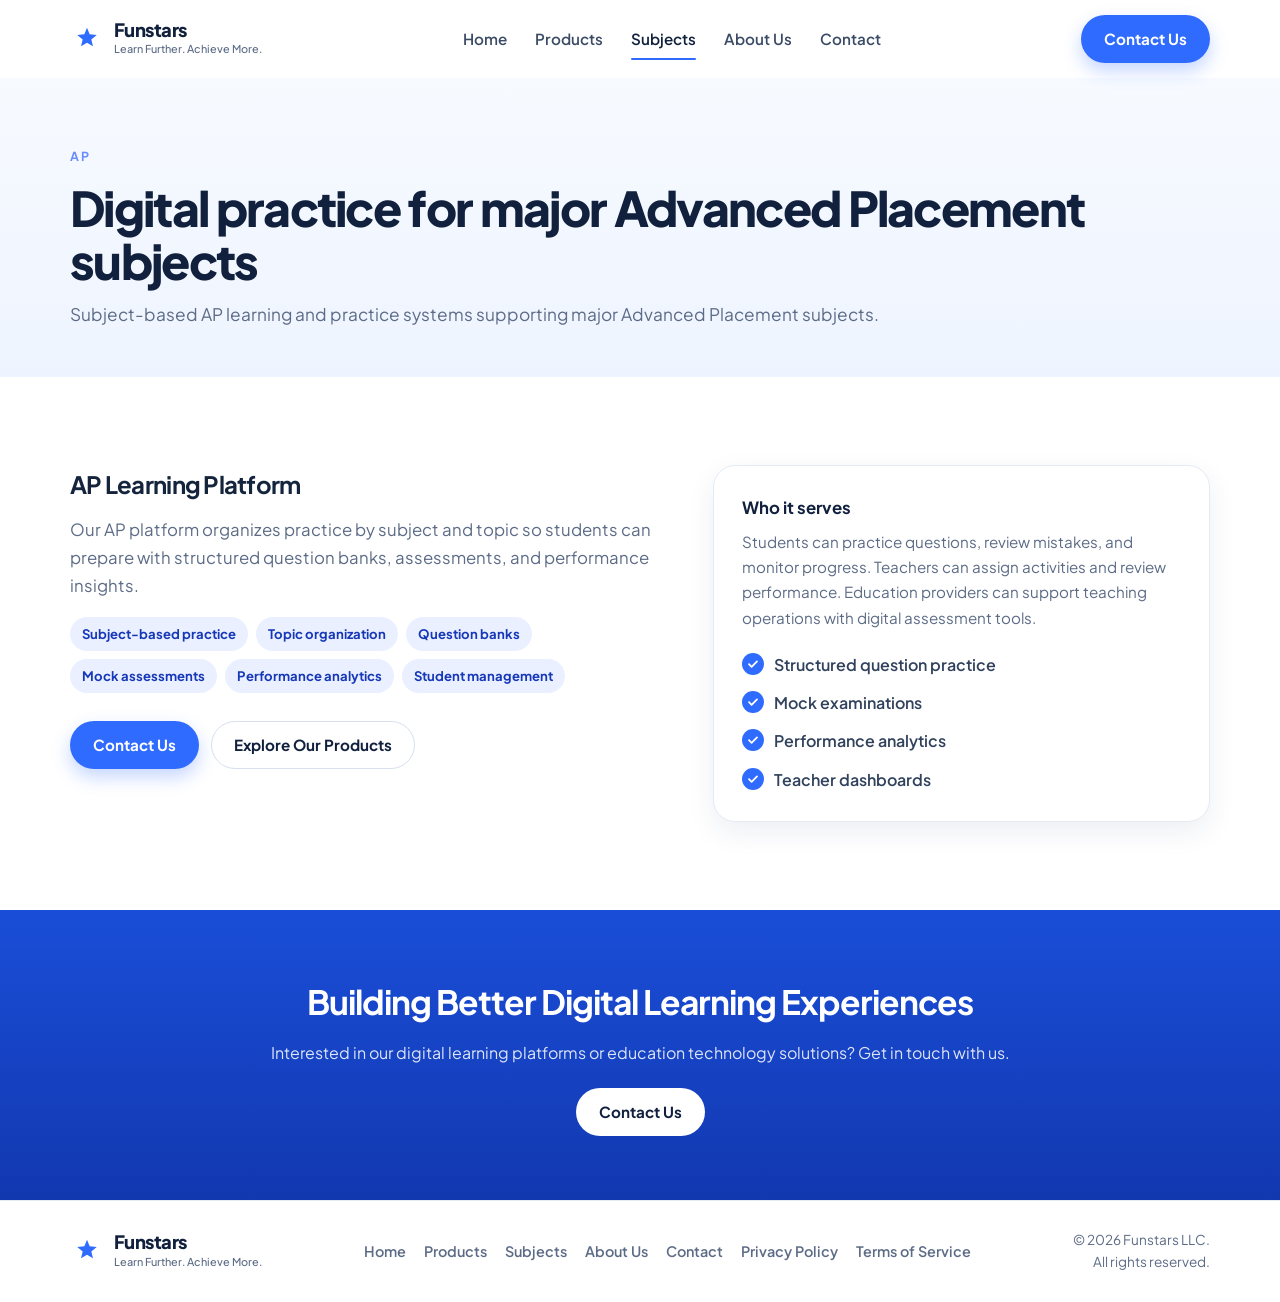
<file: ap.html>
<!DOCTYPE html>
<html lang="en">
<head>
  <meta charset="UTF-8">
  <meta name="viewport" content="width=device-width, initial-scale=1.0">
  <title>AP Learning Platform | Funstars</title>
  <meta name="description" content="Subject-based AP learning and practice systems supporting major Advanced Placement subjects.">
  <link rel="icon" href="images/favicon.svg" type="image/svg+xml">
  <link rel="preconnect" href="https://fonts.googleapis.com">
  <link rel="preconnect" href="https://fonts.gstatic.com" crossorigin>
  <link href="https://fonts.googleapis.com/css2?family=Plus+Jakarta+Sans:ital,wght@0,400;0,500;0,600;0,700;0,800;1,400&display=swap" rel="stylesheet">
  <link rel="stylesheet" href="css/styles.css">
</head>
<body>
  <header class="site-header">
    <div class="container header-inner">
      <a class="logo" href="index.html" aria-label="Funstars home">
        <span class="logo-mark"><svg viewBox="0 0 32 32" fill="none" aria-hidden="true"><path d="M16 3.2l3.05 7.48 8.05.66-6.16 5.22 1.88 7.85L16 20.18 9.18 24.41l1.88-7.85-6.16-5.22 8.05-.66L16 3.2z" fill="#2F6BFF"/></svg></span>
        <span class="logo-text"><strong>Funstars</strong><small>Learn Further. Achieve More.</small></span>
      </a>
      <nav class="site-nav" aria-label="Primary">
        <a href="index.html">Home</a>
        <a href="products.html">Products</a>
        <a href="subjects.html" class="is-active">Subjects</a>
        <a href="about.html">About Us</a>
        <a href="contact.html">Contact</a>
      </nav>
      <a class="btn btn-primary header-cta" href="contact.html">Contact Us</a>
      <button class="nav-toggle" aria-label="Open menu" aria-expanded="false"><span></span></button>
    </div>
  </header>
  <main>
    <section class="page-hero">
      <div class="container">
        <span class="eyebrow">AP</span>
        <h1>Digital practice for major Advanced Placement subjects</h1>
        <p>Subject-based AP learning and practice systems supporting major Advanced Placement subjects.</p>
      </div>
    </section>
    <section class="section">
      <div class="container subject-detail">
        <div>
          <h2 style="margin-bottom:12px;letter-spacing:-0.03em">AP Learning Platform</h2>
          <p class="lede">Our AP platform organizes practice by subject and topic so students can prepare with structured question banks, assessments, and performance insights.</p>
          <div class="pill-list">
            <span class="pill">Subject-based practice</span>
            <span class="pill">Topic organization</span>
            <span class="pill">Question banks</span>
            <span class="pill">Mock assessments</span>
            <span class="pill">Performance analytics</span>
            <span class="pill">Student management</span>
          </div>
          <div class="hero-actions" style="margin-top:28px">
            <a class="btn btn-primary" href="contact.html">Contact Us</a>
            <a class="btn btn-ghost" href="products.html">Explore Our Products</a>
          </div>
        </div>
        <aside class="product-card">
          <h3>Who it serves</h3>
          <p>Students can practice questions, review mistakes, and monitor progress. Teachers can assign activities and review performance. Education providers can support teaching operations with digital assessment tools.</p>
          <ul class="check-list">
            <li><span class="check-icon"><svg viewBox="0 0 12 12" fill="none"><path d="M2 6.2l2.6 2.6L10 3.4" stroke="#fff" stroke-width="1.8" stroke-linecap="round" stroke-linejoin="round"/></svg></span>Structured question practice</li>
            <li><span class="check-icon"><svg viewBox="0 0 12 12" fill="none"><path d="M2 6.2l2.6 2.6L10 3.4" stroke="#fff" stroke-width="1.8" stroke-linecap="round" stroke-linejoin="round"/></svg></span>Mock examinations</li>
            <li><span class="check-icon"><svg viewBox="0 0 12 12" fill="none"><path d="M2 6.2l2.6 2.6L10 3.4" stroke="#fff" stroke-width="1.8" stroke-linecap="round" stroke-linejoin="round"/></svg></span>Performance analytics</li>
            <li><span class="check-icon"><svg viewBox="0 0 12 12" fill="none"><path d="M2 6.2l2.6 2.6L10 3.4" stroke="#fff" stroke-width="1.8" stroke-linecap="round" stroke-linejoin="round"/></svg></span>Teacher dashboards</li>
          </ul>
        </aside>
      </div>
    </section>
  </main>
  <section class="cta-band">
    <div class="container">
      <h2>Building Better Digital Learning Experiences</h2>
      <p>Interested in our digital learning platforms or education technology solutions? Get in touch with us.</p>
      <a class="btn btn-light" href="contact.html">Contact Us</a>
    </div>
  </section>
  <footer class="site-footer">
    <div class="container footer-inner">
      <a class="logo" href="index.html" aria-label="Funstars home">
        <span class="logo-mark"><svg viewBox="0 0 32 32" fill="none" aria-hidden="true"><path d="M16 3.2l3.05 7.48 8.05.66-6.16 5.22 1.88 7.85L16 20.18 9.18 24.41l1.88-7.85-6.16-5.22 8.05-.66L16 3.2z" fill="#2F6BFF"/></svg></span>
        <span class="logo-text"><strong>Funstars</strong><small>Learn Further. Achieve More.</small></span>
      </a>
      <nav class="footer-links" aria-label="Footer">
        <a href="index.html">Home</a>
        <a href="products.html">Products</a>
        <a href="subjects.html">Subjects</a>
        <a href="about.html">About Us</a>
        <a href="contact.html">Contact</a>
        <a href="privacy.html">Privacy Policy</a>
        <a href="terms.html">Terms of Service</a>
      </nav>
      <div class="copyright">© 2026 Funstars LLC.<br>All rights reserved.</div>
    </div>
  </footer>
  <script src="js/main.js"></script>
</body>
</html>
</file>
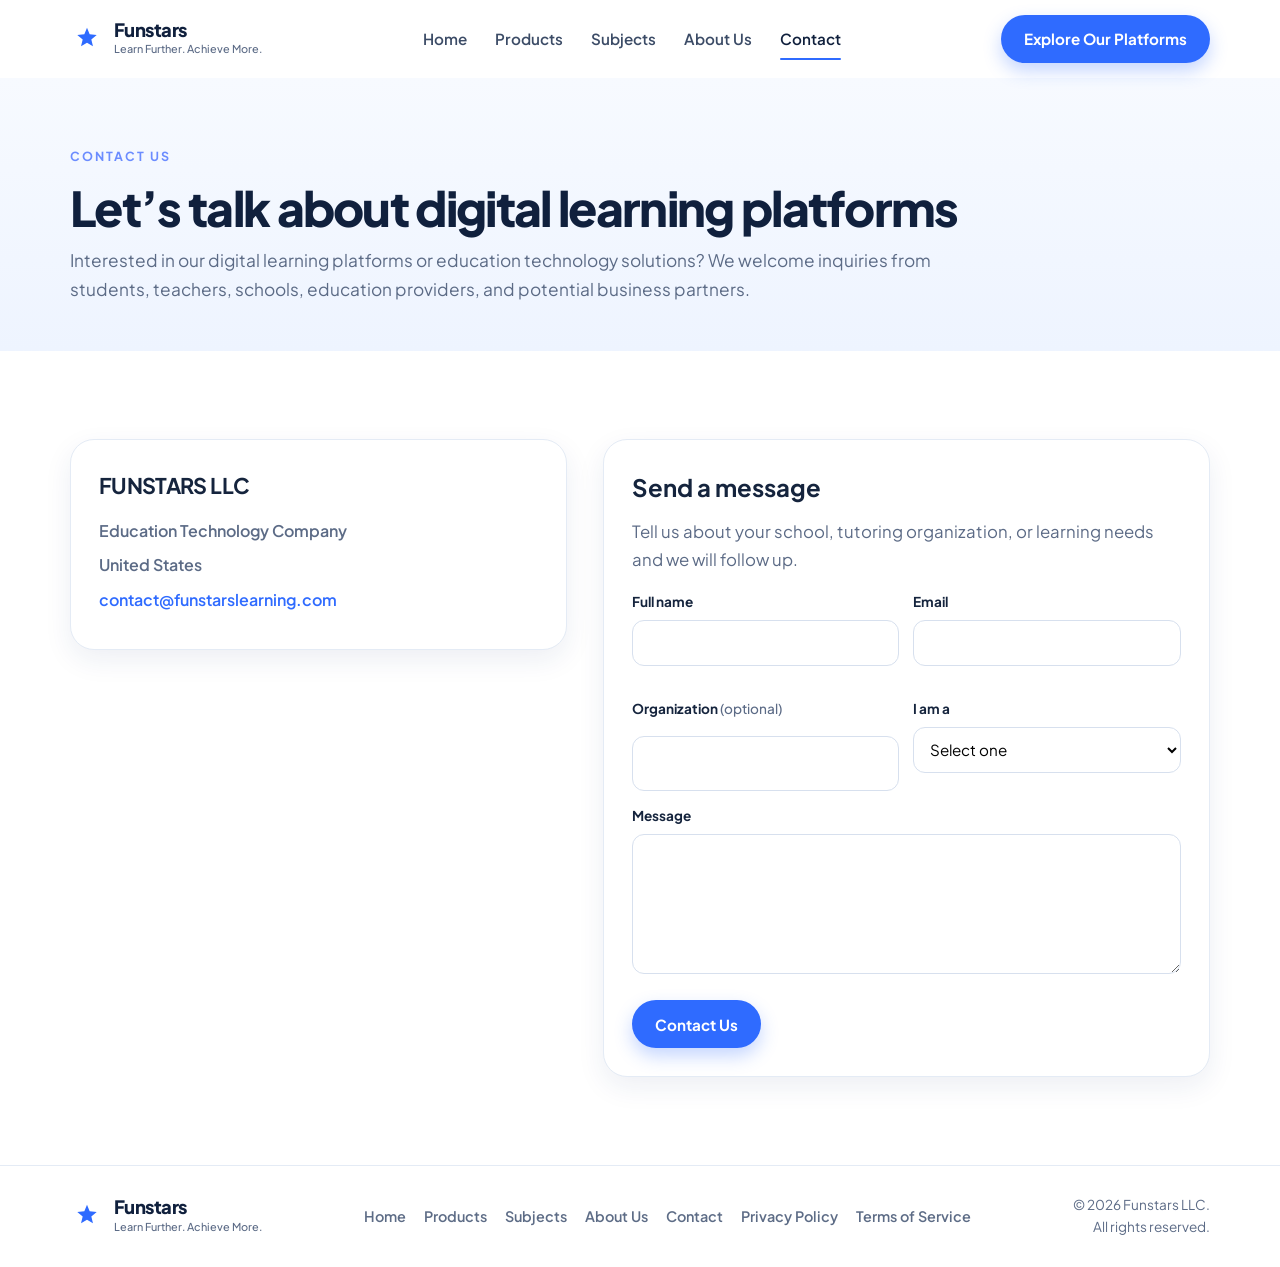
<file: contact.html>
<!DOCTYPE html>
<html lang="en">
<head>
  <meta charset="UTF-8">
  <meta name="viewport" content="width=device-width, initial-scale=1.0">
  <title>Contact Us | Funstars</title>
  <meta name="description" content="Contact Funstars about digital learning platforms and education technology solutions for students, teachers, schools, and partners.">
  <link rel="icon" href="images/favicon.svg" type="image/svg+xml">
  <link rel="preconnect" href="https://fonts.googleapis.com">
  <link rel="preconnect" href="https://fonts.gstatic.com" crossorigin>
  <link href="https://fonts.googleapis.com/css2?family=Plus+Jakarta+Sans:ital,wght@0,400;0,500;0,600;0,700;0,800;1,400&display=swap" rel="stylesheet">
  <link rel="stylesheet" href="css/styles.css">
</head>
<body>
  <header class="site-header">
    <div class="container header-inner">
      <a class="logo" href="index.html" aria-label="Funstars home">
        <span class="logo-mark"><svg viewBox="0 0 32 32" fill="none" aria-hidden="true"><path d="M16 3.2l3.05 7.48 8.05.66-6.16 5.22 1.88 7.85L16 20.18 9.18 24.41l1.88-7.85-6.16-5.22 8.05-.66L16 3.2z" fill="#2F6BFF"/></svg></span>
        <span class="logo-text"><strong>Funstars</strong><small>Learn Further. Achieve More.</small></span>
      </a>
      <nav class="site-nav" aria-label="Primary">
        <a href="index.html">Home</a>
        <a href="products.html">Products</a>
        <a href="subjects.html">Subjects</a>
        <a href="about.html">About Us</a>
        <a href="contact.html" class="is-active">Contact</a>
      </nav>
      <a class="btn btn-primary header-cta" href="products.html">Explore Our Platforms</a>
      <button class="nav-toggle" aria-label="Open menu" aria-expanded="false"><span></span></button>
    </div>
  </header>

  <main>
    <section class="page-hero">
      <div class="container">
        <span class="eyebrow">Contact Us</span>
        <h1>Let’s talk about digital learning platforms</h1>
        <p>Interested in our digital learning platforms or education technology solutions? We welcome inquiries from students, teachers, schools, education providers, and potential business partners.</p>
      </div>
    </section>

    <section class="section">
      <div class="container contact-layout">
        <aside class="contact-card">
          <div class="company-identity">
            <h2>FUNSTARS LLC</h2>
            <p>Education Technology Company</p>
            <p>United States</p>
            <p><a href="mailto:contact@funstarslearning.com">contact@funstarslearning.com</a></p>
          </div>
        </aside>

        <div class="form-card">
          <h2>Send a message</h2>
          <p class="lede" style="margin-bottom:18px">Tell us about your school, tutoring organization, or learning needs and we will follow up.</p>
          <div class="form-success" hidden tabindex="-1">
            <h3>Thank you for your message.</h3>
            <p>Your email app should open with the inquiry addressed to <a href="mailto:contact@funstarslearning.com">contact@funstarslearning.com</a>. If it does not, please send your message to that address directly.</p>
          </div>
          <form class="contact-form" novalidate>
            <div class="form-grid">
              <div class="form-field">
                <label for="name">Full name</label>
                <input id="name" name="name" type="text" autocomplete="name" required>
                <span class="field-error" data-error-for="name"></span>
              </div>
              <div class="form-field">
                <label for="email">Email</label>
                <input id="email" name="email" type="email" autocomplete="email" required>
                <span class="field-error" data-error-for="email"></span>
              </div>
              <div class="form-field">
                <label for="organization">Organization <span style="font-weight:500;color:var(--muted)">(optional)</span></label>
                <input id="organization" name="organization" type="text" autocomplete="organization">
              </div>
              <div class="form-field">
                <label for="role">I am a</label>
                <select id="role" name="role" required>
                  <option value="">Select one</option>
                  <option>Student</option>
                  <option>Teacher</option>
                  <option>Education provider</option>
                  <option>Business partner</option>
                  <option>Other</option>
                </select>
                <span class="field-error" data-error-for="role"></span>
              </div>
              <div class="form-field full">
                <label for="message">Message</label>
                <textarea id="message" name="message" required></textarea>
                <span class="field-error" data-error-for="message"></span>
              </div>
            </div>
            <button class="btn btn-primary" type="submit" style="margin-top:8px">Contact Us</button>
          </form>
        </div>
      </div>
    </section>
  </main>

  <footer class="site-footer">
    <div class="container footer-inner">
      <a class="logo" href="index.html" aria-label="Funstars home">
        <span class="logo-mark"><svg viewBox="0 0 32 32" fill="none" aria-hidden="true"><path d="M16 3.2l3.05 7.48 8.05.66-6.16 5.22 1.88 7.85L16 20.18 9.18 24.41l1.88-7.85-6.16-5.22 8.05-.66L16 3.2z" fill="#2F6BFF"/></svg></span>
        <span class="logo-text"><strong>Funstars</strong><small>Learn Further. Achieve More.</small></span>
      </a>
      <nav class="footer-links" aria-label="Footer">
        <a href="index.html">Home</a>
        <a href="products.html">Products</a>
        <a href="subjects.html">Subjects</a>
        <a href="about.html">About Us</a>
        <a href="contact.html">Contact</a>
        <a href="privacy.html">Privacy Policy</a>
        <a href="terms.html">Terms of Service</a>
      </nav>
      <div class="copyright">© 2026 Funstars LLC.<br>All rights reserved.</div>
    </div>
  </footer>
  <script src="js/main.js"></script>
</body>
</html>
</file>
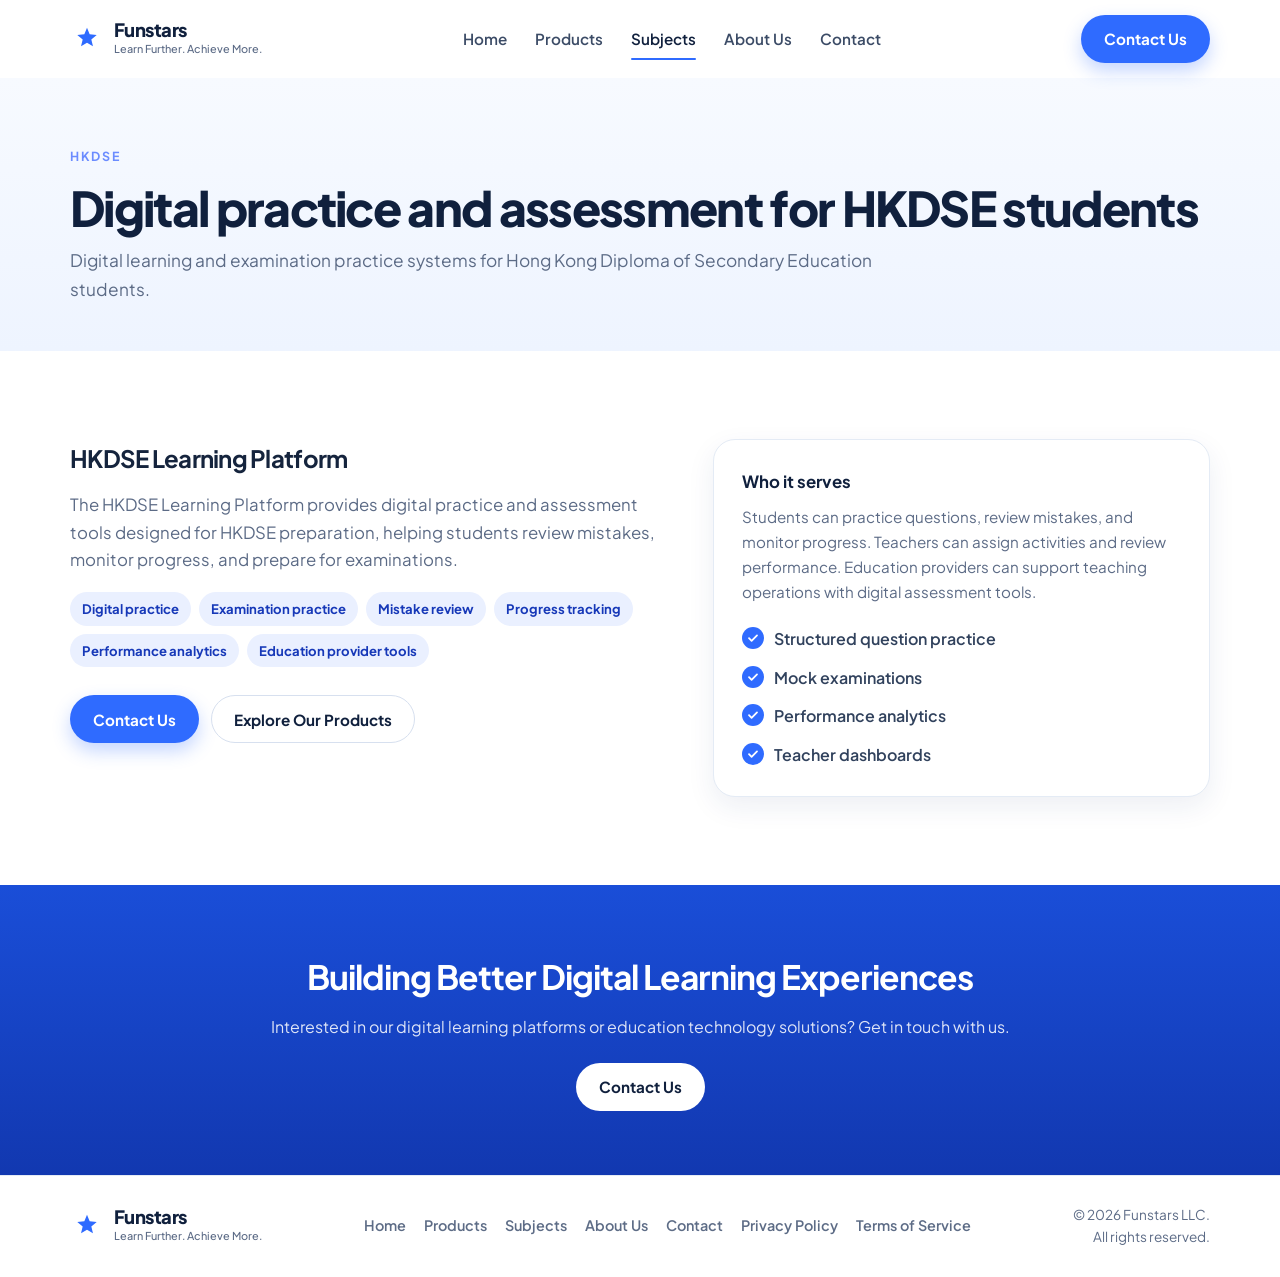
<file: hkdse.html>
<!DOCTYPE html>
<html lang="en">
<head>
  <meta charset="UTF-8">
  <meta name="viewport" content="width=device-width, initial-scale=1.0">
  <title>HKDSE Learning Platform | Funstars</title>
  <meta name="description" content="Digital practice and assessment tools designed for HKDSE preparation.">
  <link rel="icon" href="images/favicon.svg" type="image/svg+xml">
  <link rel="preconnect" href="https://fonts.googleapis.com">
  <link rel="preconnect" href="https://fonts.gstatic.com" crossorigin>
  <link href="https://fonts.googleapis.com/css2?family=Plus+Jakarta+Sans:ital,wght@0,400;0,500;0,600;0,700;0,800;1,400&display=swap" rel="stylesheet">
  <link rel="stylesheet" href="css/styles.css">
</head>
<body>
  <header class="site-header">
    <div class="container header-inner">
      <a class="logo" href="index.html" aria-label="Funstars home">
        <span class="logo-mark"><svg viewBox="0 0 32 32" fill="none" aria-hidden="true"><path d="M16 3.2l3.05 7.48 8.05.66-6.16 5.22 1.88 7.85L16 20.18 9.18 24.41l1.88-7.85-6.16-5.22 8.05-.66L16 3.2z" fill="#2F6BFF"/></svg></span>
        <span class="logo-text"><strong>Funstars</strong><small>Learn Further. Achieve More.</small></span>
      </a>
      <nav class="site-nav" aria-label="Primary">
        <a href="index.html">Home</a>
        <a href="products.html">Products</a>
        <a href="subjects.html" class="is-active">Subjects</a>
        <a href="about.html">About Us</a>
        <a href="contact.html">Contact</a>
      </nav>
      <a class="btn btn-primary header-cta" href="contact.html">Contact Us</a>
      <button class="nav-toggle" aria-label="Open menu" aria-expanded="false"><span></span></button>
    </div>
  </header>
  <main>
    <section class="page-hero">
      <div class="container">
        <span class="eyebrow">HKDSE</span>
        <h1>Digital practice and assessment for HKDSE students</h1>
        <p>Digital learning and examination practice systems for Hong Kong Diploma of Secondary Education students.</p>
      </div>
    </section>
    <section class="section">
      <div class="container subject-detail">
        <div>
          <h2 style="margin-bottom:12px;letter-spacing:-0.03em">HKDSE Learning Platform</h2>
          <p class="lede">The HKDSE Learning Platform provides digital practice and assessment tools designed for HKDSE preparation, helping students review mistakes, monitor progress, and prepare for examinations.</p>
          <div class="pill-list">
            <span class="pill">Digital practice</span>
            <span class="pill">Examination practice</span>
            <span class="pill">Mistake review</span>
            <span class="pill">Progress tracking</span>
            <span class="pill">Performance analytics</span>
            <span class="pill">Education provider tools</span>
          </div>
          <div class="hero-actions" style="margin-top:28px">
            <a class="btn btn-primary" href="contact.html">Contact Us</a>
            <a class="btn btn-ghost" href="products.html">Explore Our Products</a>
          </div>
        </div>
        <aside class="product-card">
          <h3>Who it serves</h3>
          <p>Students can practice questions, review mistakes, and monitor progress. Teachers can assign activities and review performance. Education providers can support teaching operations with digital assessment tools.</p>
          <ul class="check-list">
            <li><span class="check-icon"><svg viewBox="0 0 12 12" fill="none"><path d="M2 6.2l2.6 2.6L10 3.4" stroke="#fff" stroke-width="1.8" stroke-linecap="round" stroke-linejoin="round"/></svg></span>Structured question practice</li>
            <li><span class="check-icon"><svg viewBox="0 0 12 12" fill="none"><path d="M2 6.2l2.6 2.6L10 3.4" stroke="#fff" stroke-width="1.8" stroke-linecap="round" stroke-linejoin="round"/></svg></span>Mock examinations</li>
            <li><span class="check-icon"><svg viewBox="0 0 12 12" fill="none"><path d="M2 6.2l2.6 2.6L10 3.4" stroke="#fff" stroke-width="1.8" stroke-linecap="round" stroke-linejoin="round"/></svg></span>Performance analytics</li>
            <li><span class="check-icon"><svg viewBox="0 0 12 12" fill="none"><path d="M2 6.2l2.6 2.6L10 3.4" stroke="#fff" stroke-width="1.8" stroke-linecap="round" stroke-linejoin="round"/></svg></span>Teacher dashboards</li>
          </ul>
        </aside>
      </div>
    </section>
  </main>
  <section class="cta-band">
    <div class="container">
      <h2>Building Better Digital Learning Experiences</h2>
      <p>Interested in our digital learning platforms or education technology solutions? Get in touch with us.</p>
      <a class="btn btn-light" href="contact.html">Contact Us</a>
    </div>
  </section>
  <footer class="site-footer">
    <div class="container footer-inner">
      <a class="logo" href="index.html" aria-label="Funstars home">
        <span class="logo-mark"><svg viewBox="0 0 32 32" fill="none" aria-hidden="true"><path d="M16 3.2l3.05 7.48 8.05.66-6.16 5.22 1.88 7.85L16 20.18 9.18 24.41l1.88-7.85-6.16-5.22 8.05-.66L16 3.2z" fill="#2F6BFF"/></svg></span>
        <span class="logo-text"><strong>Funstars</strong><small>Learn Further. Achieve More.</small></span>
      </a>
      <nav class="footer-links" aria-label="Footer">
        <a href="index.html">Home</a>
        <a href="products.html">Products</a>
        <a href="subjects.html">Subjects</a>
        <a href="about.html">About Us</a>
        <a href="contact.html">Contact</a>
        <a href="privacy.html">Privacy Policy</a>
        <a href="terms.html">Terms of Service</a>
      </nav>
      <div class="copyright">© 2026 Funstars LLC.<br>All rights reserved.</div>
    </div>
  </footer>
  <script src="js/main.js"></script>
</body>
</html>
</file>
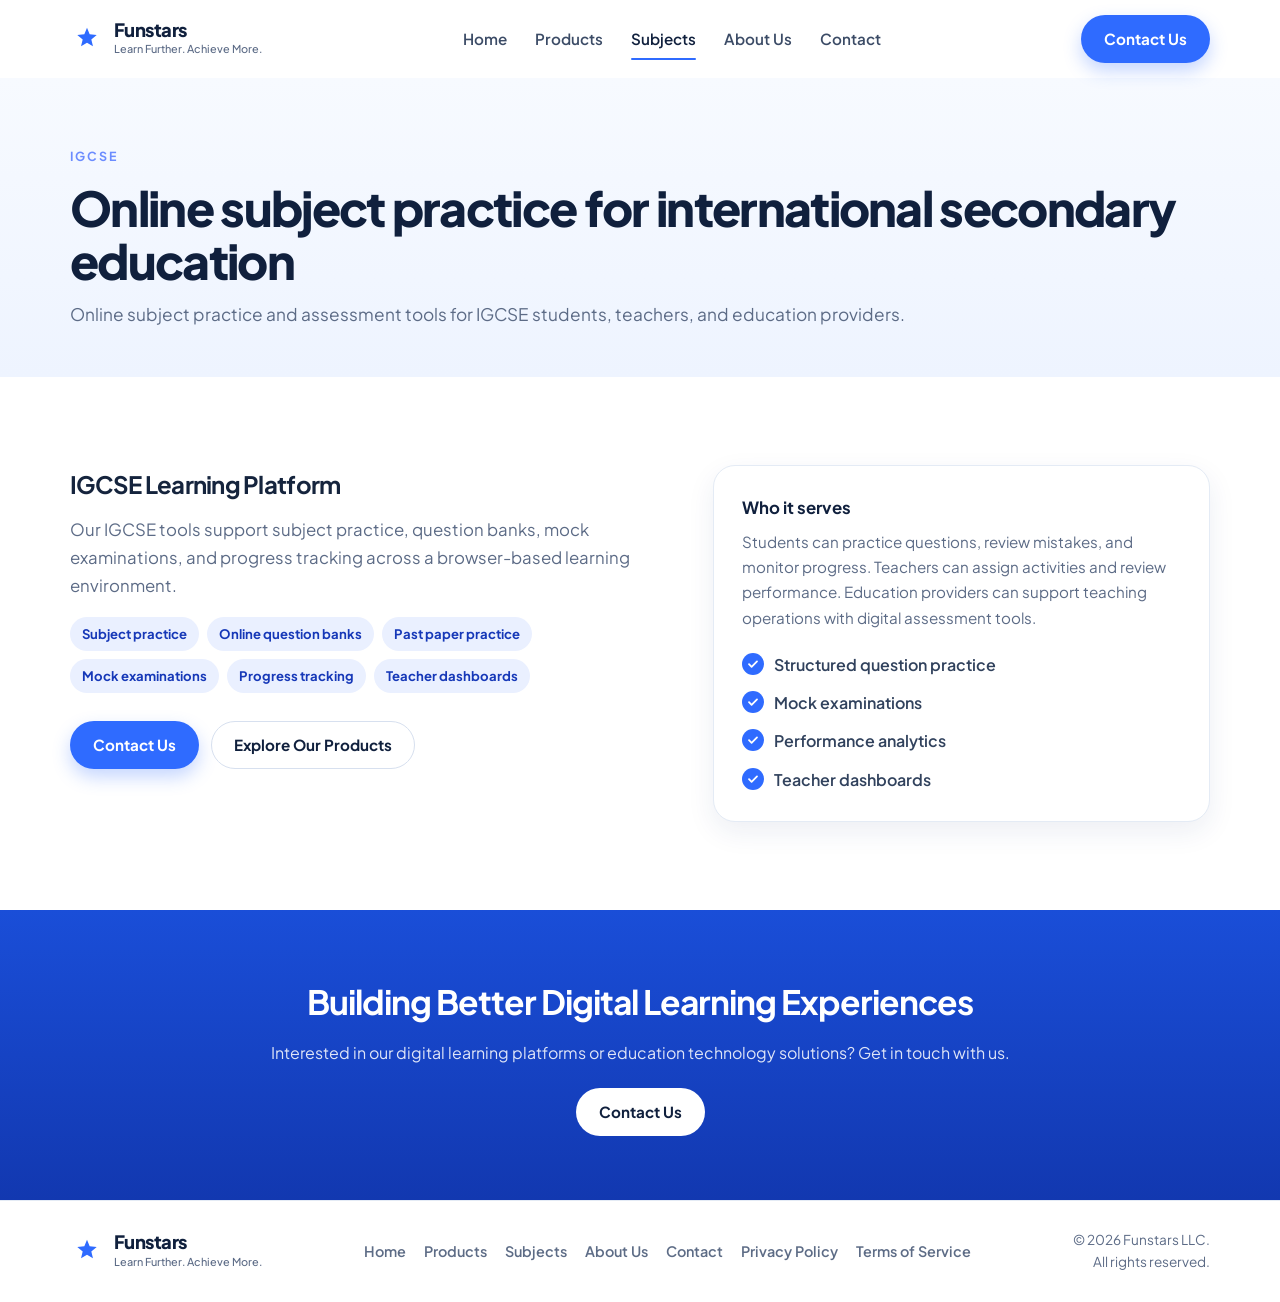
<file: igcse.html>
<!DOCTYPE html>
<html lang="en">
<head>
  <meta charset="UTF-8">
  <meta name="viewport" content="width=device-width, initial-scale=1.0">
  <title>IGCSE Learning Platform | Funstars</title>
  <meta name="description" content="Online IGCSE subject practice and assessment tools for international secondary education.">
  <link rel="icon" href="images/favicon.svg" type="image/svg+xml">
  <link rel="preconnect" href="https://fonts.googleapis.com">
  <link rel="preconnect" href="https://fonts.gstatic.com" crossorigin>
  <link href="https://fonts.googleapis.com/css2?family=Plus+Jakarta+Sans:ital,wght@0,400;0,500;0,600;0,700;0,800;1,400&display=swap" rel="stylesheet">
  <link rel="stylesheet" href="css/styles.css">
</head>
<body>
  <header class="site-header">
    <div class="container header-inner">
      <a class="logo" href="index.html" aria-label="Funstars home">
        <span class="logo-mark"><svg viewBox="0 0 32 32" fill="none" aria-hidden="true"><path d="M16 3.2l3.05 7.48 8.05.66-6.16 5.22 1.88 7.85L16 20.18 9.18 24.41l1.88-7.85-6.16-5.22 8.05-.66L16 3.2z" fill="#2F6BFF"/></svg></span>
        <span class="logo-text"><strong>Funstars</strong><small>Learn Further. Achieve More.</small></span>
      </a>
      <nav class="site-nav" aria-label="Primary">
        <a href="index.html">Home</a>
        <a href="products.html">Products</a>
        <a href="subjects.html" class="is-active">Subjects</a>
        <a href="about.html">About Us</a>
        <a href="contact.html">Contact</a>
      </nav>
      <a class="btn btn-primary header-cta" href="contact.html">Contact Us</a>
      <button class="nav-toggle" aria-label="Open menu" aria-expanded="false"><span></span></button>
    </div>
  </header>
  <main>
    <section class="page-hero">
      <div class="container">
        <span class="eyebrow">IGCSE</span>
        <h1>Online subject practice for international secondary education</h1>
        <p>Online subject practice and assessment tools for IGCSE students, teachers, and education providers.</p>
      </div>
    </section>
    <section class="section">
      <div class="container subject-detail">
        <div>
          <h2 style="margin-bottom:12px;letter-spacing:-0.03em">IGCSE Learning Platform</h2>
          <p class="lede">Our IGCSE tools support subject practice, question banks, mock examinations, and progress tracking across a browser-based learning environment.</p>
          <div class="pill-list">
            <span class="pill">Subject practice</span>
            <span class="pill">Online question banks</span>
            <span class="pill">Past paper practice</span>
            <span class="pill">Mock examinations</span>
            <span class="pill">Progress tracking</span>
            <span class="pill">Teacher dashboards</span>
          </div>
          <div class="hero-actions" style="margin-top:28px">
            <a class="btn btn-primary" href="contact.html">Contact Us</a>
            <a class="btn btn-ghost" href="products.html">Explore Our Products</a>
          </div>
        </div>
        <aside class="product-card">
          <h3>Who it serves</h3>
          <p>Students can practice questions, review mistakes, and monitor progress. Teachers can assign activities and review performance. Education providers can support teaching operations with digital assessment tools.</p>
          <ul class="check-list">
            <li><span class="check-icon"><svg viewBox="0 0 12 12" fill="none"><path d="M2 6.2l2.6 2.6L10 3.4" stroke="#fff" stroke-width="1.8" stroke-linecap="round" stroke-linejoin="round"/></svg></span>Structured question practice</li>
            <li><span class="check-icon"><svg viewBox="0 0 12 12" fill="none"><path d="M2 6.2l2.6 2.6L10 3.4" stroke="#fff" stroke-width="1.8" stroke-linecap="round" stroke-linejoin="round"/></svg></span>Mock examinations</li>
            <li><span class="check-icon"><svg viewBox="0 0 12 12" fill="none"><path d="M2 6.2l2.6 2.6L10 3.4" stroke="#fff" stroke-width="1.8" stroke-linecap="round" stroke-linejoin="round"/></svg></span>Performance analytics</li>
            <li><span class="check-icon"><svg viewBox="0 0 12 12" fill="none"><path d="M2 6.2l2.6 2.6L10 3.4" stroke="#fff" stroke-width="1.8" stroke-linecap="round" stroke-linejoin="round"/></svg></span>Teacher dashboards</li>
          </ul>
        </aside>
      </div>
    </section>
  </main>
  <section class="cta-band">
    <div class="container">
      <h2>Building Better Digital Learning Experiences</h2>
      <p>Interested in our digital learning platforms or education technology solutions? Get in touch with us.</p>
      <a class="btn btn-light" href="contact.html">Contact Us</a>
    </div>
  </section>
  <footer class="site-footer">
    <div class="container footer-inner">
      <a class="logo" href="index.html" aria-label="Funstars home">
        <span class="logo-mark"><svg viewBox="0 0 32 32" fill="none" aria-hidden="true"><path d="M16 3.2l3.05 7.48 8.05.66-6.16 5.22 1.88 7.85L16 20.18 9.18 24.41l1.88-7.85-6.16-5.22 8.05-.66L16 3.2z" fill="#2F6BFF"/></svg></span>
        <span class="logo-text"><strong>Funstars</strong><small>Learn Further. Achieve More.</small></span>
      </a>
      <nav class="footer-links" aria-label="Footer">
        <a href="index.html">Home</a>
        <a href="products.html">Products</a>
        <a href="subjects.html">Subjects</a>
        <a href="about.html">About Us</a>
        <a href="contact.html">Contact</a>
        <a href="privacy.html">Privacy Policy</a>
        <a href="terms.html">Terms of Service</a>
      </nav>
      <div class="copyright">© 2026 Funstars LLC.<br>All rights reserved.</div>
    </div>
  </footer>
  <script src="js/main.js"></script>
</body>
</html>
</file>
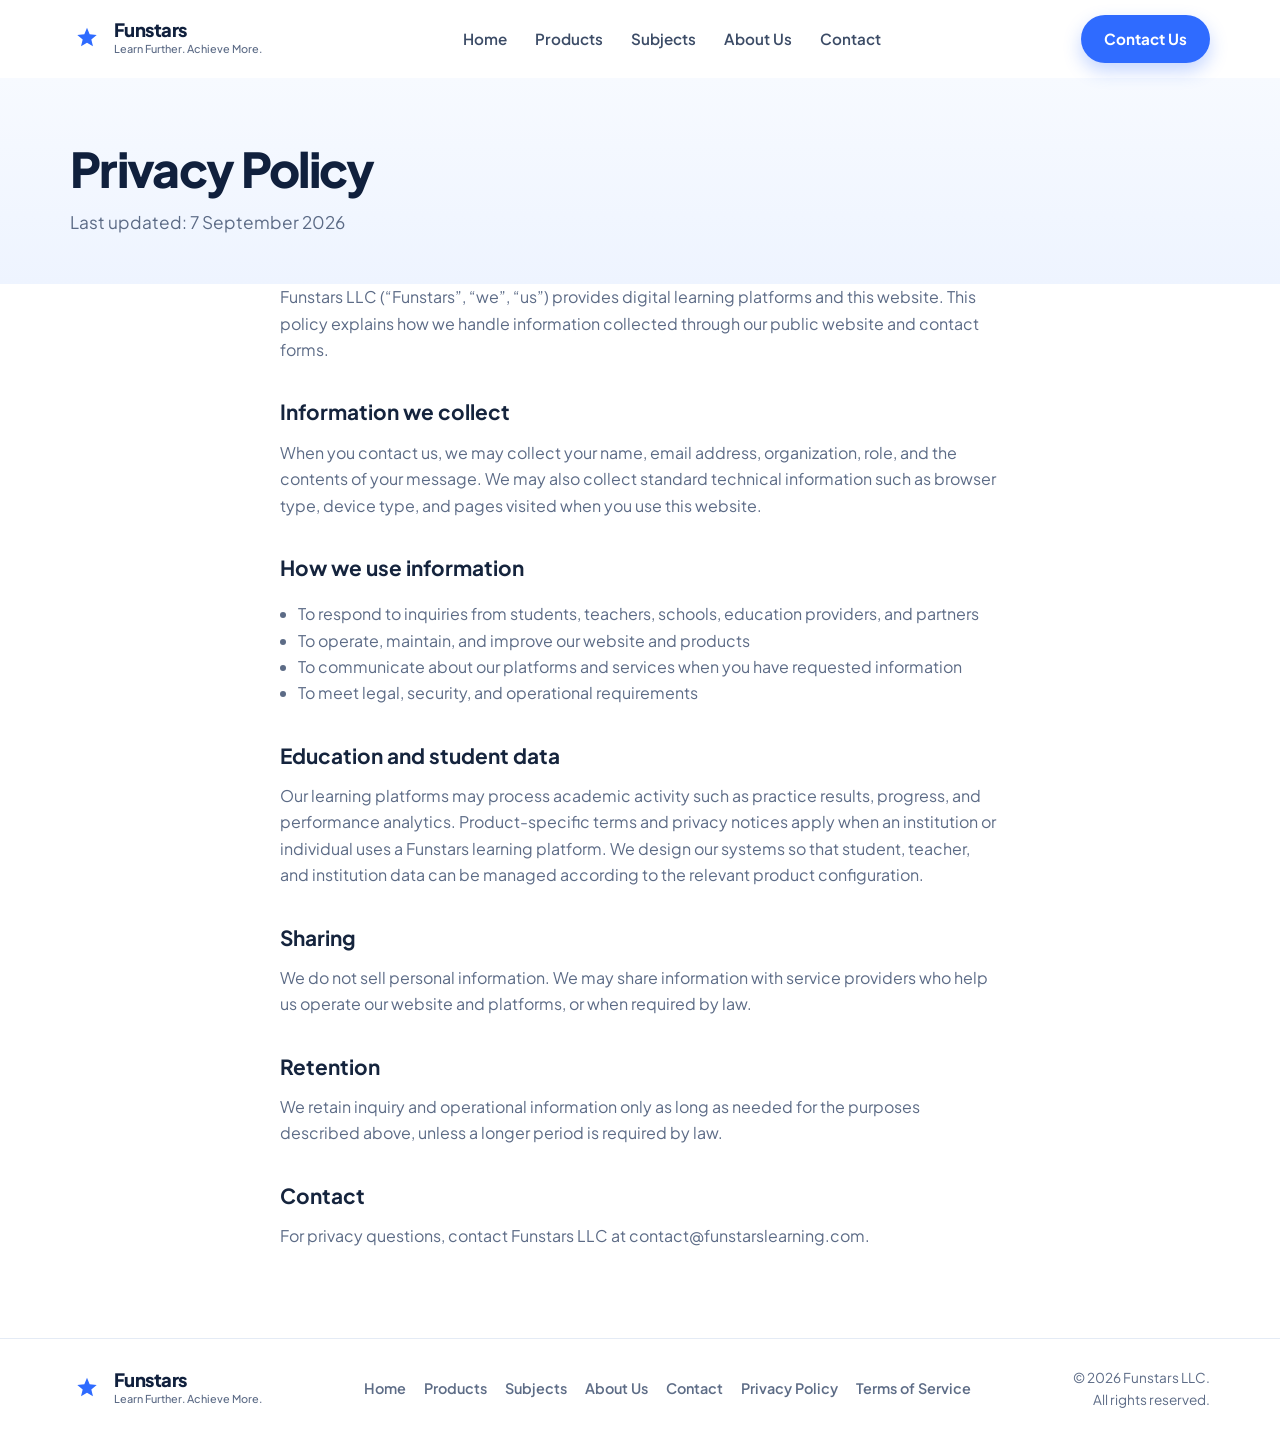
<file: privacy.html>
<!DOCTYPE html>
<html lang="en">
<head>
  <meta charset="UTF-8">
  <meta name="viewport" content="width=device-width, initial-scale=1.0">
  <title>Privacy Policy | Funstars</title>
  <meta name="description" content="Privacy Policy for Funstars LLC digital learning platforms and this website.">
  <link rel="icon" href="images/favicon.svg" type="image/svg+xml">
  <link rel="preconnect" href="https://fonts.googleapis.com">
  <link rel="preconnect" href="https://fonts.gstatic.com" crossorigin>
  <link href="https://fonts.googleapis.com/css2?family=Plus+Jakarta+Sans:ital,wght@0,400;0,500;0,600;0,700;0,800;1,400&display=swap" rel="stylesheet">
  <link rel="stylesheet" href="css/styles.css">
</head>
<body>
  <header class="site-header">
    <div class="container header-inner">
      <a class="logo" href="index.html" aria-label="Funstars home">
        <span class="logo-mark"><svg viewBox="0 0 32 32" fill="none" aria-hidden="true"><path d="M16 3.2l3.05 7.48 8.05.66-6.16 5.22 1.88 7.85L16 20.18 9.18 24.41l1.88-7.85-6.16-5.22 8.05-.66L16 3.2z" fill="#2F6BFF"/></svg></span>
        <span class="logo-text"><strong>Funstars</strong><small>Learn Further. Achieve More.</small></span>
      </a>
      <nav class="site-nav" aria-label="Primary">
        <a href="index.html">Home</a>
        <a href="products.html">Products</a>
        <a href="subjects.html">Subjects</a>
        <a href="about.html">About Us</a>
        <a href="contact.html">Contact</a>
      </nav>
      <a class="btn btn-primary header-cta" href="contact.html">Contact Us</a>
      <button class="nav-toggle" aria-label="Open menu" aria-expanded="false"><span></span></button>
    </div>
  </header>

  <main>
    <section class="page-hero">
      <div class="container">
        <h1>Privacy Policy</h1>
        <p>Last updated: 7 September 2026</p>
      </div>
    </section>
    <section class="section" style="padding-top:0">
      <div class="container prose">
        <p>Funstars LLC (“Funstars”, “we”, “us”) provides digital learning platforms and this website. This policy explains how we handle information collected through our public website and contact forms.</p>
        <h2>Information we collect</h2>
        <p>When you contact us, we may collect your name, email address, organization, role, and the contents of your message. We may also collect standard technical information such as browser type, device type, and pages visited when you use this website.</p>
        <h2>How we use information</h2>
        <ul>
          <li>To respond to inquiries from students, teachers, schools, education providers, and partners</li>
          <li>To operate, maintain, and improve our website and products</li>
          <li>To communicate about our platforms and services when you have requested information</li>
          <li>To meet legal, security, and operational requirements</li>
        </ul>
        <h2>Education and student data</h2>
        <p>Our learning platforms may process academic activity such as practice results, progress, and performance analytics. Product-specific terms and privacy notices apply when an institution or individual uses a Funstars learning platform. We design our systems so that student, teacher, and institution data can be managed according to the relevant product configuration.</p>
        <h2>Sharing</h2>
        <p>We do not sell personal information. We may share information with service providers who help us operate our website and platforms, or when required by law.</p>
        <h2>Retention</h2>
        <p>We retain inquiry and operational information only as long as needed for the purposes described above, unless a longer period is required by law.</p>
        <h2>Contact</h2>
        <p>For privacy questions, contact Funstars LLC at <a href="mailto:contact@funstarslearning.com">contact@funstarslearning.com</a>.</p>
      </div>
    </section>
  </main>

  <footer class="site-footer">
    <div class="container footer-inner">
      <a class="logo" href="index.html" aria-label="Funstars home">
        <span class="logo-mark"><svg viewBox="0 0 32 32" fill="none" aria-hidden="true"><path d="M16 3.2l3.05 7.48 8.05.66-6.16 5.22 1.88 7.85L16 20.18 9.18 24.41l1.88-7.85-6.16-5.22 8.05-.66L16 3.2z" fill="#2F6BFF"/></svg></span>
        <span class="logo-text"><strong>Funstars</strong><small>Learn Further. Achieve More.</small></span>
      </a>
      <nav class="footer-links" aria-label="Footer">
        <a href="index.html">Home</a>
        <a href="products.html">Products</a>
        <a href="subjects.html">Subjects</a>
        <a href="about.html">About Us</a>
        <a href="contact.html">Contact</a>
        <a href="privacy.html">Privacy Policy</a>
        <a href="terms.html">Terms of Service</a>
      </nav>
      <div class="copyright">© 2026 Funstars LLC.<br>All rights reserved.</div>
    </div>
  </footer>
  <script src="js/main.js"></script>
</body>
</html>
</file>
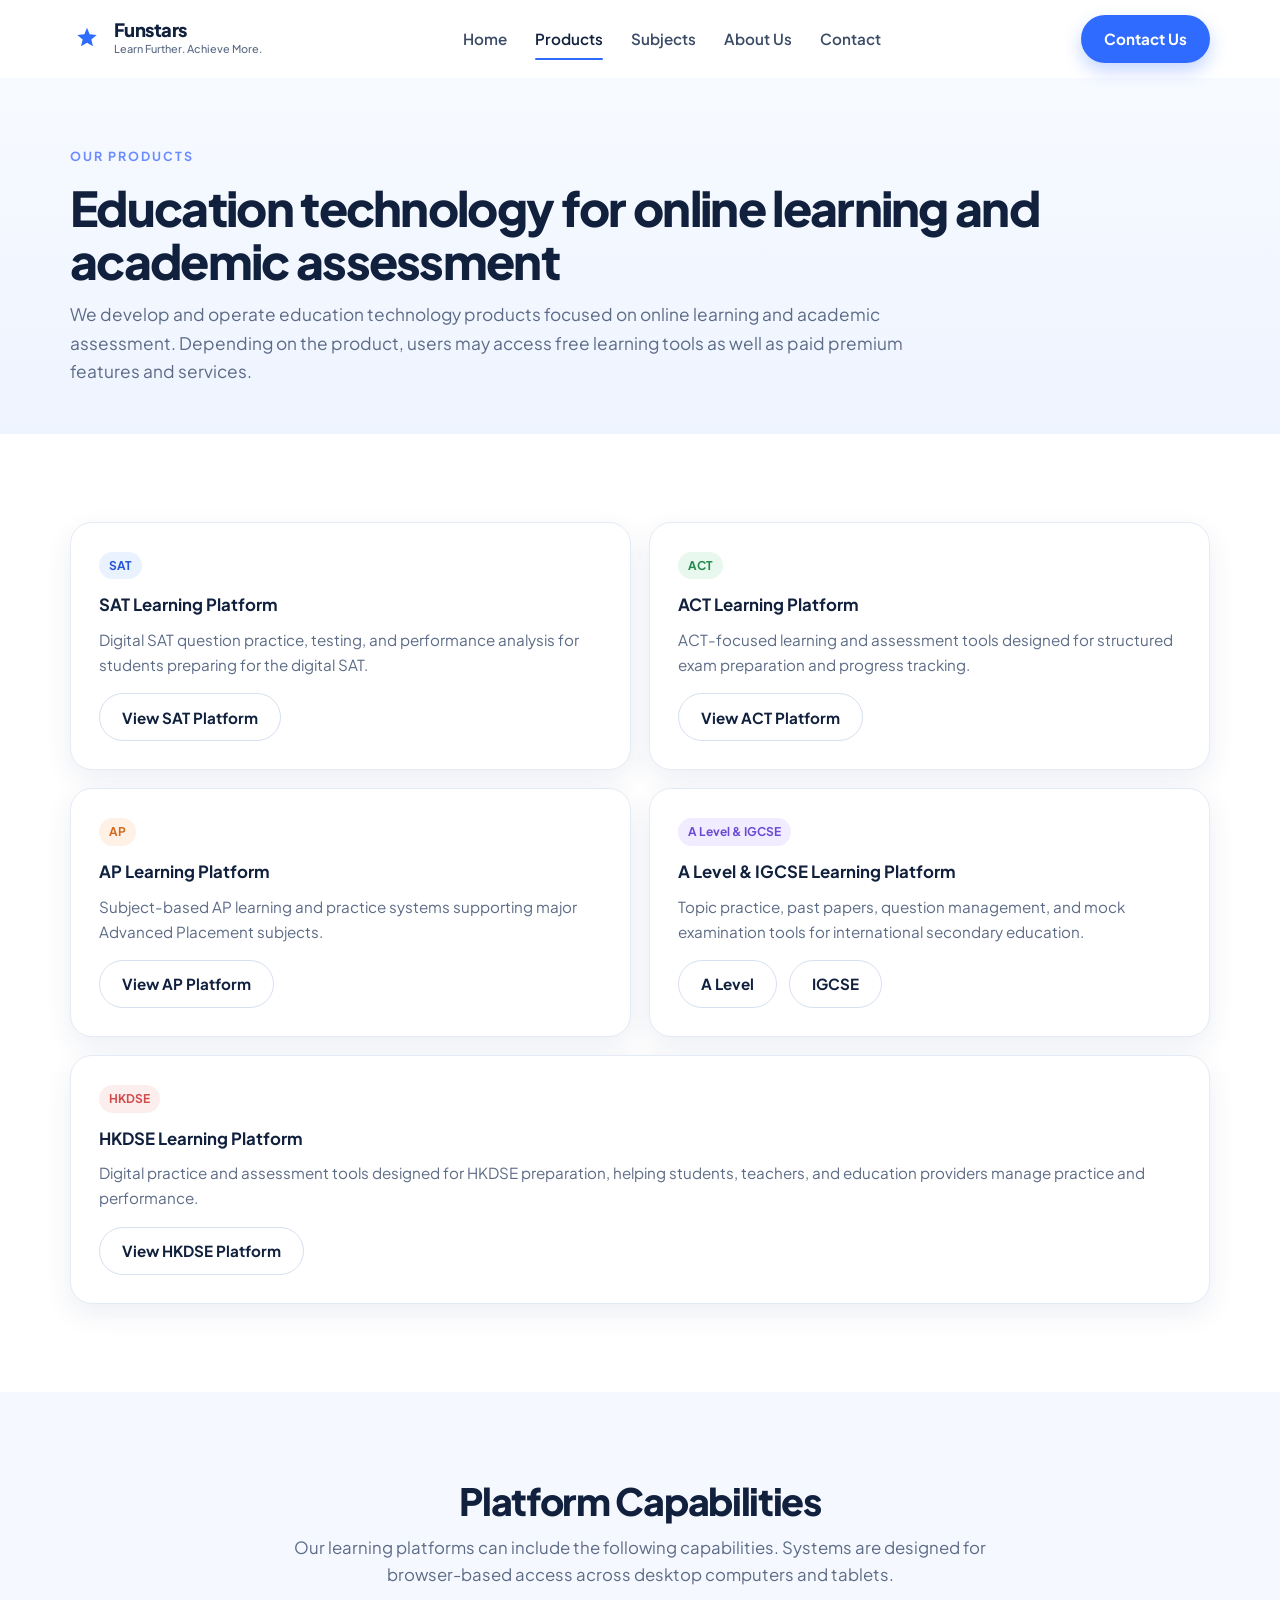
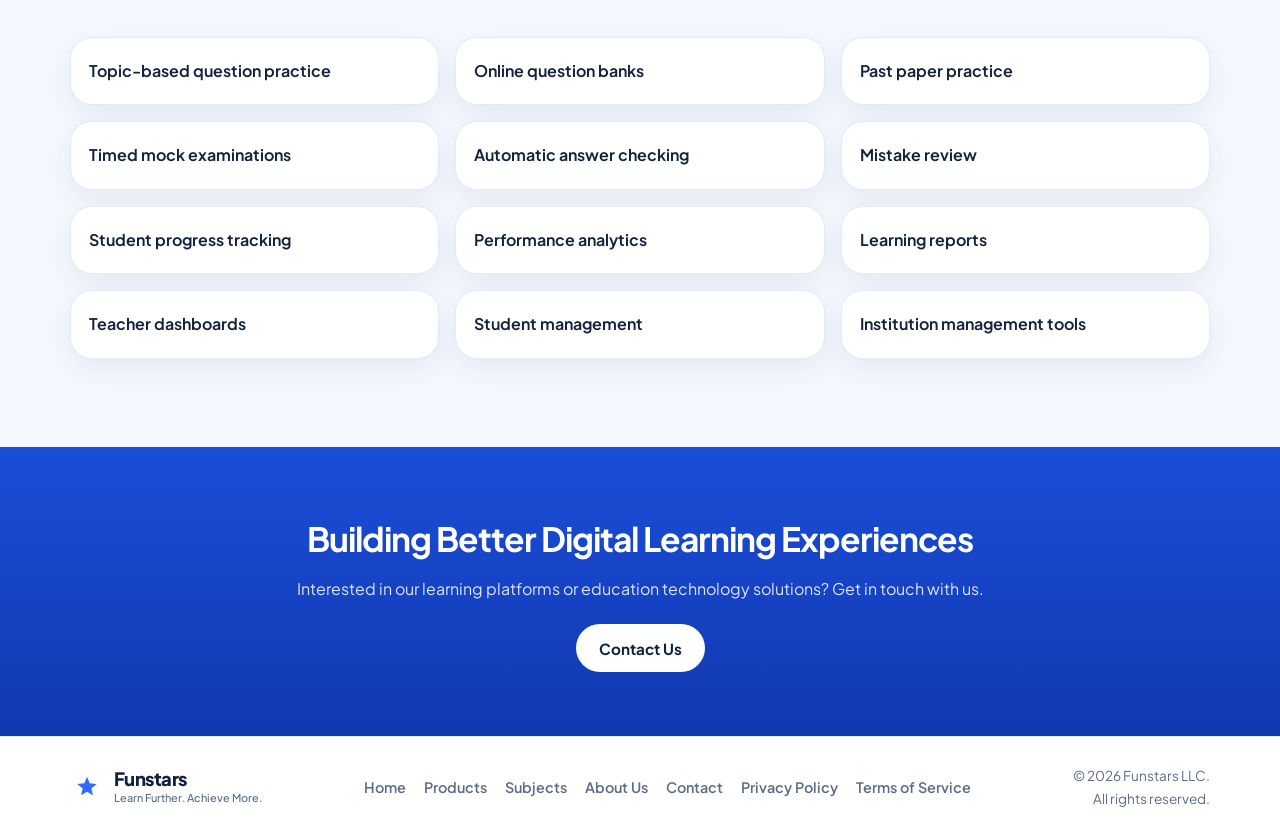
<file: products.html>
<!DOCTYPE html>
<html lang="en">
<head>
  <meta charset="UTF-8">
  <meta name="viewport" content="width=device-width, initial-scale=1.0">
  <title>Our Products | Funstars</title>
  <meta name="description" content="Explore Funstars learning platforms for SAT, ACT, AP, A Level, IGCSE, and HKDSE: question practice, mock exams, and performance analysis.">
  <link rel="icon" href="images/favicon.svg" type="image/svg+xml">
  <link rel="preconnect" href="https://fonts.googleapis.com">
  <link rel="preconnect" href="https://fonts.gstatic.com" crossorigin>
  <link href="https://fonts.googleapis.com/css2?family=Plus+Jakarta+Sans:ital,wght@0,400;0,500;0,600;0,700;0,800;1,400&display=swap" rel="stylesheet">
  <link rel="stylesheet" href="css/styles.css">
</head>
<body>
  <header class="site-header">
    <div class="container header-inner">
      <a class="logo" href="index.html" aria-label="Funstars home">
        <span class="logo-mark"><svg viewBox="0 0 32 32" fill="none" aria-hidden="true"><path d="M16 3.2l3.05 7.48 8.05.66-6.16 5.22 1.88 7.85L16 20.18 9.18 24.41l1.88-7.85-6.16-5.22 8.05-.66L16 3.2z" fill="#2F6BFF"/></svg></span>
        <span class="logo-text"><strong>Funstars</strong><small>Learn Further. Achieve More.</small></span>
      </a>
      <nav class="site-nav" aria-label="Primary">
        <a href="index.html">Home</a>
        <a href="products.html" class="is-active">Products</a>
        <a href="subjects.html">Subjects</a>
        <a href="about.html">About Us</a>
        <a href="contact.html">Contact</a>
      </nav>
      <a class="btn btn-primary header-cta" href="contact.html">Contact Us</a>
      <button class="nav-toggle" aria-label="Open menu" aria-expanded="false"><span></span></button>
    </div>
  </header>

  <main>
    <section class="page-hero">
      <div class="container">
        <span class="eyebrow">Our Products</span>
        <h1>Education technology for online learning and academic assessment</h1>
        <p>We develop and operate education technology products focused on online learning and academic assessment. Depending on the product, users may access free learning tools as well as paid premium features and services.</p>
      </div>
    </section>

    <section class="section">
      <div class="container">
        <div class="product-grid">
          <article class="product-card">
            <span class="exam-tag exam-sat">SAT</span>
            <h3>SAT Learning Platform</h3>
            <p>Digital SAT question practice, testing, and performance analysis for students preparing for the digital SAT.</p>
            <a class="btn btn-ghost" href="sat.html" style="margin-top:16px">View SAT Platform</a>
          </article>
          <article class="product-card">
            <span class="exam-tag exam-act">ACT</span>
            <h3>ACT Learning Platform</h3>
            <p>ACT-focused learning and assessment tools designed for structured exam preparation and progress tracking.</p>
            <a class="btn btn-ghost" href="act.html" style="margin-top:16px">View ACT Platform</a>
          </article>
          <article class="product-card">
            <span class="exam-tag exam-ap">AP</span>
            <h3>AP Learning Platform</h3>
            <p>Subject-based AP learning and practice systems supporting major Advanced Placement subjects.</p>
            <a class="btn btn-ghost" href="ap.html" style="margin-top:16px">View AP Platform</a>
          </article>
          <article class="product-card">
            <span class="exam-tag exam-alevel">A Level &amp; IGCSE</span>
            <h3>A Level &amp; IGCSE Learning Platform</h3>
            <p>Topic practice, past papers, question management, and mock examination tools for international secondary education.</p>
            <div class="hero-actions" style="margin-top:16px">
              <a class="btn btn-ghost" href="a-level.html">A Level</a>
              <a class="btn btn-ghost" href="igcse.html">IGCSE</a>
            </div>
          </article>
          <article class="product-card wide">
            <span class="exam-tag exam-hkdse">HKDSE</span>
            <h3>HKDSE Learning Platform</h3>
            <p>Digital practice and assessment tools designed for HKDSE preparation, helping students, teachers, and education providers manage practice and performance.</p>
            <a class="btn btn-ghost" href="hkdse.html" style="margin-top:16px">View HKDSE Platform</a>
          </article>
        </div>
      </div>
    </section>

    <section class="section" style="background:var(--bg)">
      <div class="container">
        <div class="section-head">
          <h2>Platform Capabilities</h2>
          <p>Our learning platforms can include the following capabilities. Systems are designed for browser-based access across desktop computers and tablets.</p>
        </div>
        <div class="cap-grid">
          <div class="cap-item">Topic-based question practice</div>
          <div class="cap-item">Online question banks</div>
          <div class="cap-item">Past paper practice</div>
          <div class="cap-item">Timed mock examinations</div>
          <div class="cap-item">Automatic answer checking</div>
          <div class="cap-item">Mistake review</div>
          <div class="cap-item">Student progress tracking</div>
          <div class="cap-item">Performance analytics</div>
          <div class="cap-item">Learning reports</div>
          <div class="cap-item">Teacher dashboards</div>
          <div class="cap-item">Student management</div>
          <div class="cap-item">Institution management tools</div>
        </div>
      </div>
    </section>
  </main>

  <section class="cta-band">
    <div class="container">
      <h2>Building Better Digital Learning Experiences</h2>
      <p>Interested in our learning platforms or education technology solutions? Get in touch with us.</p>
      <a class="btn btn-light" href="contact.html">Contact Us</a>
    </div>
  </section>

  <footer class="site-footer">
    <div class="container footer-inner">
      <a class="logo" href="index.html" aria-label="Funstars home">
        <span class="logo-mark"><svg viewBox="0 0 32 32" fill="none" aria-hidden="true"><path d="M16 3.2l3.05 7.48 8.05.66-6.16 5.22 1.88 7.85L16 20.18 9.18 24.41l1.88-7.85-6.16-5.22 8.05-.66L16 3.2z" fill="#2F6BFF"/></svg></span>
        <span class="logo-text"><strong>Funstars</strong><small>Learn Further. Achieve More.</small></span>
      </a>
      <nav class="footer-links" aria-label="Footer">
        <a href="index.html">Home</a>
        <a href="products.html">Products</a>
        <a href="subjects.html">Subjects</a>
        <a href="about.html">About Us</a>
        <a href="contact.html">Contact</a>
        <a href="privacy.html">Privacy Policy</a>
        <a href="terms.html">Terms of Service</a>
      </nav>
      <div class="copyright">© 2026 Funstars LLC.<br>All rights reserved.</div>
    </div>
  </footer>
  <script src="js/main.js"></script>
</body>
</html>
</file>
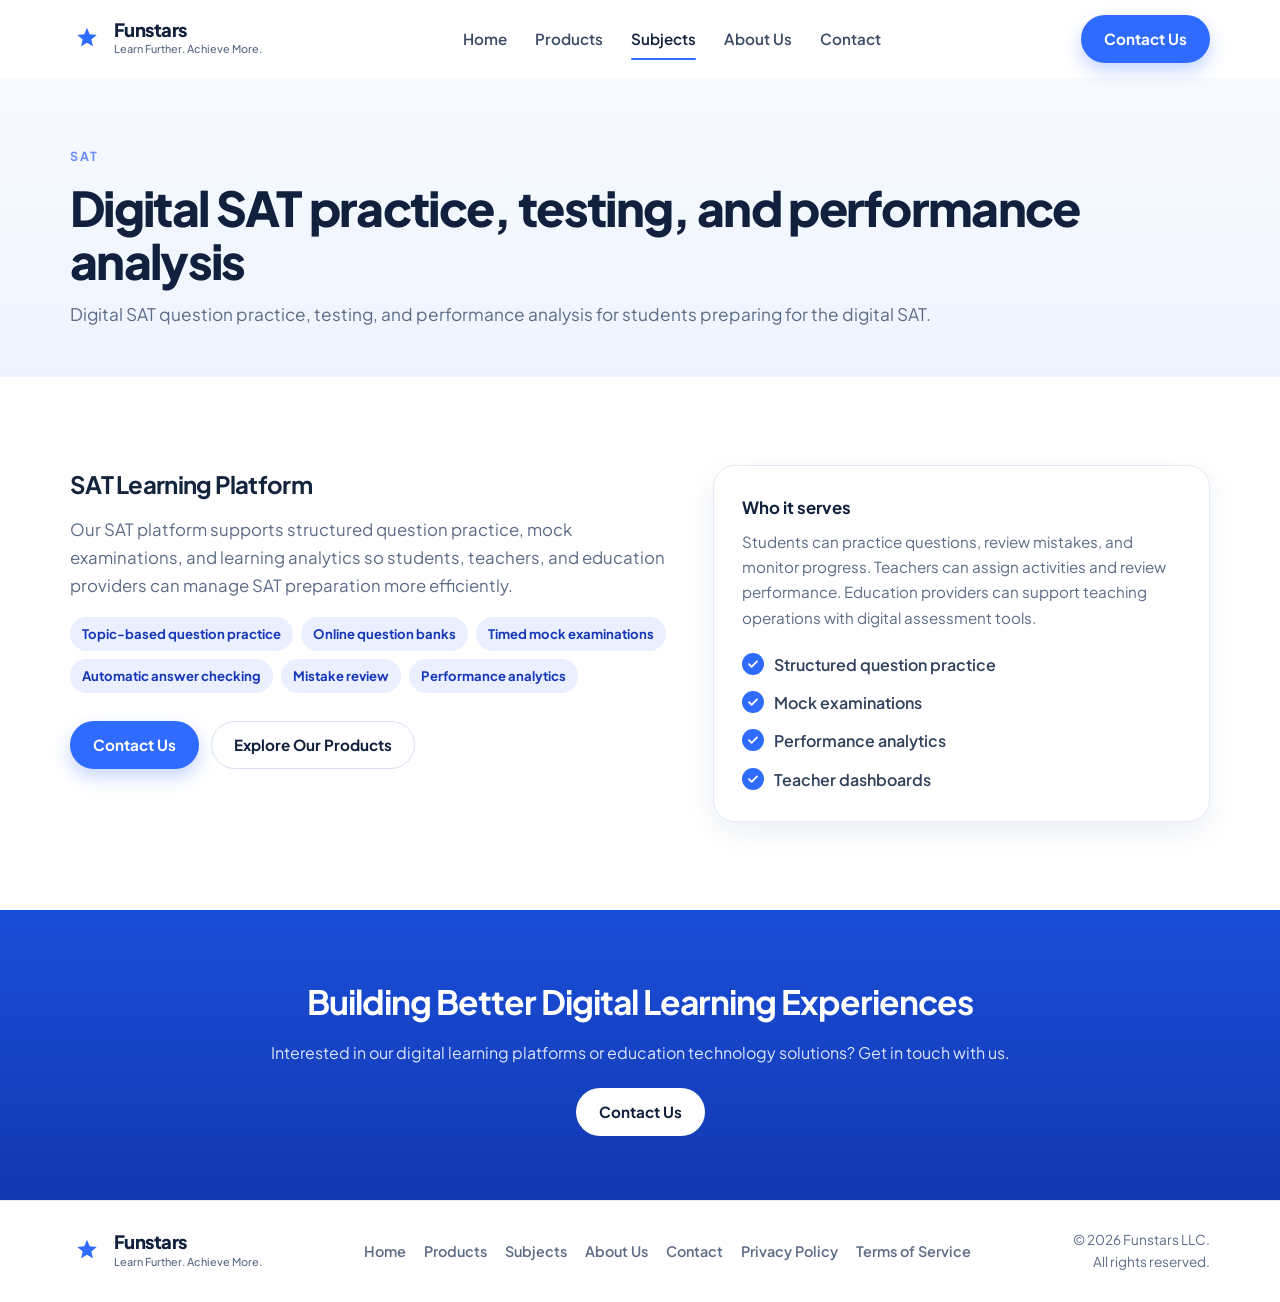
<file: sat.html>
<!DOCTYPE html>
<html lang="en">
<head>
  <meta charset="UTF-8">
  <meta name="viewport" content="width=device-width, initial-scale=1.0">
  <title>SAT Learning Platform | Funstars</title>
  <meta name="description" content="Digital SAT practice, question banks, mock tests, and performance tracking from Funstars.">
  <link rel="icon" href="images/favicon.svg" type="image/svg+xml">
  <link rel="preconnect" href="https://fonts.googleapis.com">
  <link rel="preconnect" href="https://fonts.gstatic.com" crossorigin>
  <link href="https://fonts.googleapis.com/css2?family=Plus+Jakarta+Sans:ital,wght@0,400;0,500;0,600;0,700;0,800;1,400&display=swap" rel="stylesheet">
  <link rel="stylesheet" href="css/styles.css">
</head>
<body>
  <header class="site-header">
    <div class="container header-inner">
      <a class="logo" href="index.html" aria-label="Funstars home">
        <span class="logo-mark"><svg viewBox="0 0 32 32" fill="none" aria-hidden="true"><path d="M16 3.2l3.05 7.48 8.05.66-6.16 5.22 1.88 7.85L16 20.18 9.18 24.41l1.88-7.85-6.16-5.22 8.05-.66L16 3.2z" fill="#2F6BFF"/></svg></span>
        <span class="logo-text"><strong>Funstars</strong><small>Learn Further. Achieve More.</small></span>
      </a>
      <nav class="site-nav" aria-label="Primary">
        <a href="index.html">Home</a>
        <a href="products.html">Products</a>
        <a href="subjects.html" class="is-active">Subjects</a>
        <a href="about.html">About Us</a>
        <a href="contact.html">Contact</a>
      </nav>
      <a class="btn btn-primary header-cta" href="contact.html">Contact Us</a>
      <button class="nav-toggle" aria-label="Open menu" aria-expanded="false"><span></span></button>
    </div>
  </header>
  <main>
    <section class="page-hero">
      <div class="container">
        <span class="eyebrow">SAT</span>
        <h1>Digital SAT practice, testing, and performance analysis</h1>
        <p>Digital SAT question practice, testing, and performance analysis for students preparing for the digital SAT.</p>
      </div>
    </section>
    <section class="section">
      <div class="container subject-detail">
        <div>
          <h2 style="margin-bottom:12px;letter-spacing:-0.03em">SAT Learning Platform</h2>
          <p class="lede">Our SAT platform supports structured question practice, mock examinations, and learning analytics so students, teachers, and education providers can manage SAT preparation more efficiently.</p>
          <div class="pill-list">
            <span class="pill">Topic-based question practice</span>
            <span class="pill">Online question banks</span>
            <span class="pill">Timed mock examinations</span>
            <span class="pill">Automatic answer checking</span>
            <span class="pill">Mistake review</span>
            <span class="pill">Performance analytics</span>
          </div>
          <div class="hero-actions" style="margin-top:28px">
            <a class="btn btn-primary" href="contact.html">Contact Us</a>
            <a class="btn btn-ghost" href="products.html">Explore Our Products</a>
          </div>
        </div>
        <aside class="product-card">
          <h3>Who it serves</h3>
          <p>Students can practice questions, review mistakes, and monitor progress. Teachers can assign activities and review performance. Education providers can support teaching operations with digital assessment tools.</p>
          <ul class="check-list">
            <li><span class="check-icon"><svg viewBox="0 0 12 12" fill="none"><path d="M2 6.2l2.6 2.6L10 3.4" stroke="#fff" stroke-width="1.8" stroke-linecap="round" stroke-linejoin="round"/></svg></span>Structured question practice</li>
            <li><span class="check-icon"><svg viewBox="0 0 12 12" fill="none"><path d="M2 6.2l2.6 2.6L10 3.4" stroke="#fff" stroke-width="1.8" stroke-linecap="round" stroke-linejoin="round"/></svg></span>Mock examinations</li>
            <li><span class="check-icon"><svg viewBox="0 0 12 12" fill="none"><path d="M2 6.2l2.6 2.6L10 3.4" stroke="#fff" stroke-width="1.8" stroke-linecap="round" stroke-linejoin="round"/></svg></span>Performance analytics</li>
            <li><span class="check-icon"><svg viewBox="0 0 12 12" fill="none"><path d="M2 6.2l2.6 2.6L10 3.4" stroke="#fff" stroke-width="1.8" stroke-linecap="round" stroke-linejoin="round"/></svg></span>Teacher dashboards</li>
          </ul>
        </aside>
      </div>
    </section>
  </main>
  <section class="cta-band">
    <div class="container">
      <h2>Building Better Digital Learning Experiences</h2>
      <p>Interested in our digital learning platforms or education technology solutions? Get in touch with us.</p>
      <a class="btn btn-light" href="contact.html">Contact Us</a>
    </div>
  </section>
  <footer class="site-footer">
    <div class="container footer-inner">
      <a class="logo" href="index.html" aria-label="Funstars home">
        <span class="logo-mark"><svg viewBox="0 0 32 32" fill="none" aria-hidden="true"><path d="M16 3.2l3.05 7.48 8.05.66-6.16 5.22 1.88 7.85L16 20.18 9.18 24.41l1.88-7.85-6.16-5.22 8.05-.66L16 3.2z" fill="#2F6BFF"/></svg></span>
        <span class="logo-text"><strong>Funstars</strong><small>Learn Further. Achieve More.</small></span>
      </a>
      <nav class="footer-links" aria-label="Footer">
        <a href="index.html">Home</a>
        <a href="products.html">Products</a>
        <a href="subjects.html">Subjects</a>
        <a href="about.html">About Us</a>
        <a href="contact.html">Contact</a>
        <a href="privacy.html">Privacy Policy</a>
        <a href="terms.html">Terms of Service</a>
      </nav>
      <div class="copyright">© 2026 Funstars LLC.<br>All rights reserved.</div>
    </div>
  </footer>
  <script src="js/main.js"></script>
</body>
</html>
</file>
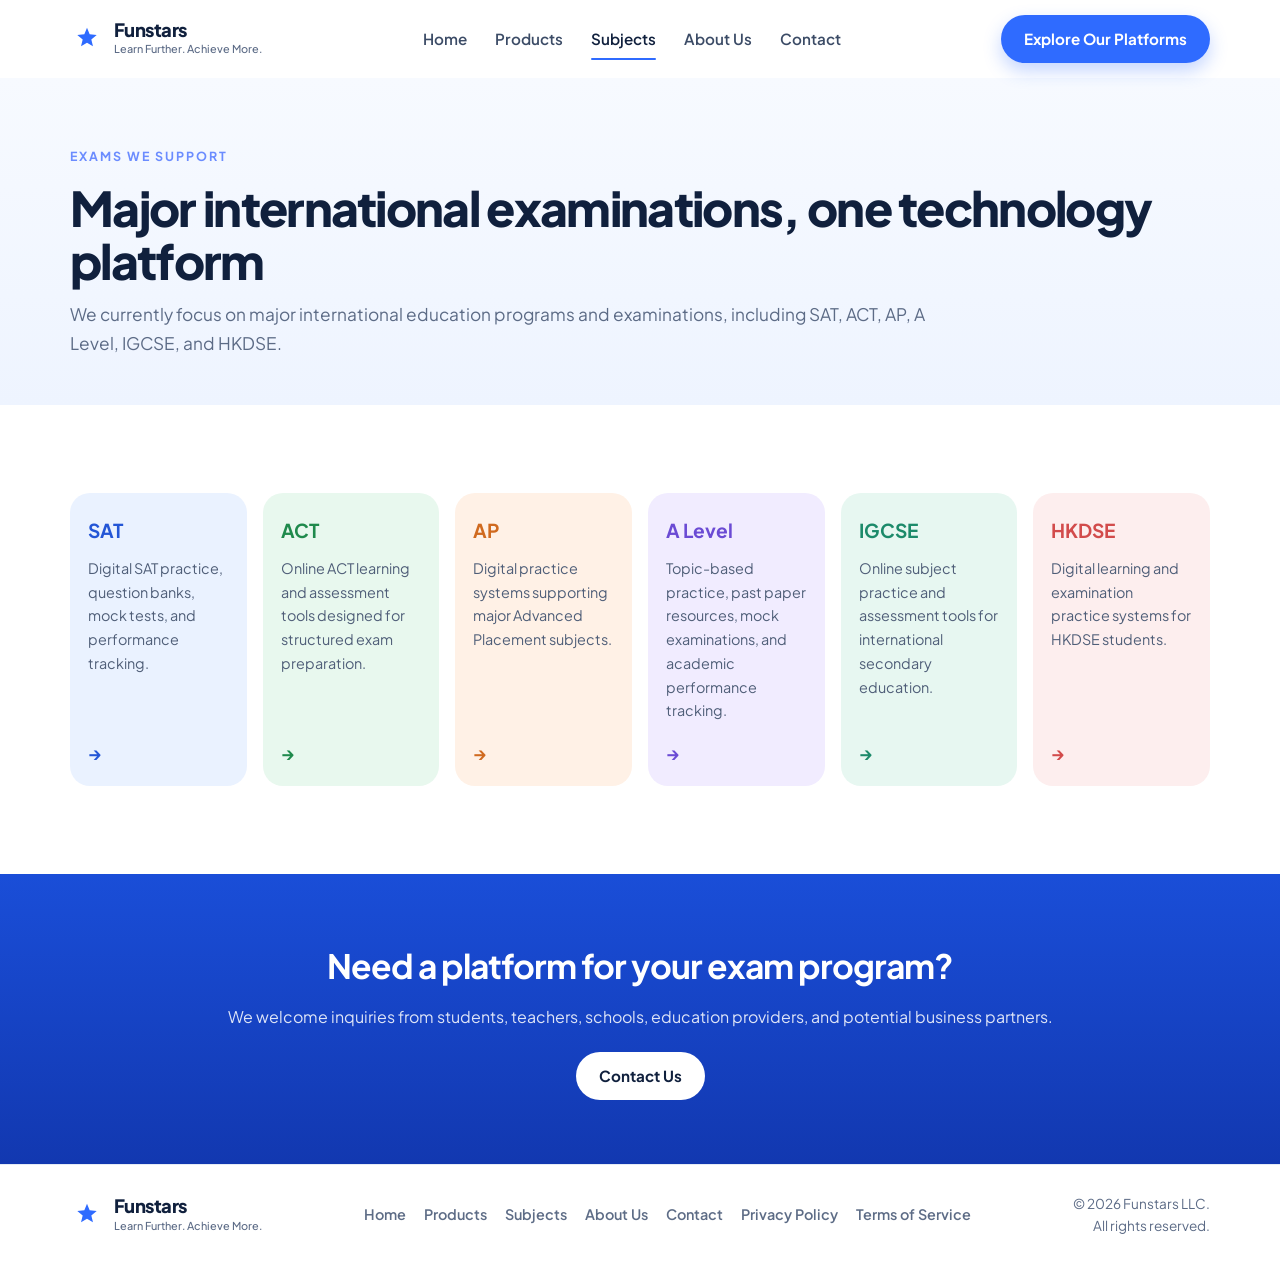
<file: subjects.html>
<!DOCTYPE html>
<html lang="en">
<head>
  <meta charset="UTF-8">
  <meta name="viewport" content="width=device-width, initial-scale=1.0">
  <title>Exams We Support | Funstars</title>
  <meta name="description" content="Funstars supports SAT, ACT, AP, A Level, IGCSE, and HKDSE with digital practice, mock exams, and learning analytics.">
  <link rel="icon" href="images/favicon.svg" type="image/svg+xml">
  <link rel="preconnect" href="https://fonts.googleapis.com">
  <link rel="preconnect" href="https://fonts.gstatic.com" crossorigin>
  <link href="https://fonts.googleapis.com/css2?family=Plus+Jakarta+Sans:ital,wght@0,400;0,500;0,600;0,700;0,800;1,400&display=swap" rel="stylesheet">
  <link rel="stylesheet" href="css/styles.css">
</head>
<body>
  <header class="site-header">
    <div class="container header-inner">
      <a class="logo" href="index.html" aria-label="Funstars home">
        <span class="logo-mark"><svg viewBox="0 0 32 32" fill="none" aria-hidden="true"><path d="M16 3.2l3.05 7.48 8.05.66-6.16 5.22 1.88 7.85L16 20.18 9.18 24.41l1.88-7.85-6.16-5.22 8.05-.66L16 3.2z" fill="#2F6BFF"/></svg></span>
        <span class="logo-text"><strong>Funstars</strong><small>Learn Further. Achieve More.</small></span>
      </a>
      <nav class="site-nav" aria-label="Primary">
        <a href="index.html">Home</a>
        <a href="products.html">Products</a>
        <a href="subjects.html" class="is-active">Subjects</a>
        <a href="about.html">About Us</a>
        <a href="contact.html">Contact</a>
      </nav>
      <a class="btn btn-primary header-cta" href="products.html">Explore Our Platforms</a>
      <button class="nav-toggle" aria-label="Open menu" aria-expanded="false"><span></span></button>
    </div>
  </header>

  <main>
    <section class="page-hero">
      <div class="container">
        <span class="eyebrow">Exams We Support</span>
        <h1>Major international examinations, one technology platform</h1>
        <p>We currently focus on major international education programs and examinations, including SAT, ACT, AP, A Level, IGCSE, and HKDSE.</p>
      </div>
    </section>

    <section class="section">
      <div class="container">
        <div class="exam-grid">
          <a class="exam-card exam-sat" href="sat.html"><h3>SAT</h3><p>Digital SAT practice, question banks, mock tests, and performance tracking.</p><span>→</span></a>
          <a class="exam-card exam-act" href="act.html"><h3>ACT</h3><p>Online ACT learning and assessment tools designed for structured exam preparation.</p><span>→</span></a>
          <a class="exam-card exam-ap" href="ap.html"><h3>AP</h3><p>Digital practice systems supporting major Advanced Placement subjects.</p><span>→</span></a>
          <a class="exam-card exam-alevel" href="a-level.html"><h3>A Level</h3><p>Topic-based practice, past paper resources, mock examinations, and academic performance tracking.</p><span>→</span></a>
          <a class="exam-card exam-igcse" href="igcse.html"><h3>IGCSE</h3><p>Online subject practice and assessment tools for international secondary education.</p><span>→</span></a>
          <a class="exam-card exam-hkdse" href="hkdse.html"><h3>HKDSE</h3><p>Digital learning and examination practice systems for HKDSE students.</p><span>→</span></a>
        </div>
      </div>
    </section>
  </main>

  <section class="cta-band">
    <div class="container">
      <h2>Need a platform for your exam program?</h2>
      <p>We welcome inquiries from students, teachers, schools, education providers, and potential business partners.</p>
      <a class="btn btn-light" href="contact.html">Contact Us</a>
    </div>
  </section>

  <footer class="site-footer">
    <div class="container footer-inner">
      <a class="logo" href="index.html" aria-label="Funstars home">
        <span class="logo-mark"><svg viewBox="0 0 32 32" fill="none" aria-hidden="true"><path d="M16 3.2l3.05 7.48 8.05.66-6.16 5.22 1.88 7.85L16 20.18 9.18 24.41l1.88-7.85-6.16-5.22 8.05-.66L16 3.2z" fill="#2F6BFF"/></svg></span>
        <span class="logo-text"><strong>Funstars</strong><small>Learn Further. Achieve More.</small></span>
      </a>
      <nav class="footer-links" aria-label="Footer">
        <a href="index.html">Home</a>
        <a href="products.html">Products</a>
        <a href="subjects.html">Subjects</a>
        <a href="about.html">About Us</a>
        <a href="contact.html">Contact</a>
        <a href="privacy.html">Privacy Policy</a>
        <a href="terms.html">Terms of Service</a>
      </nav>
      <div class="copyright">© 2026 Funstars LLC.<br>All rights reserved.</div>
    </div>
  </footer>
  <script src="js/main.js"></script>
</body>
</html>
</file>
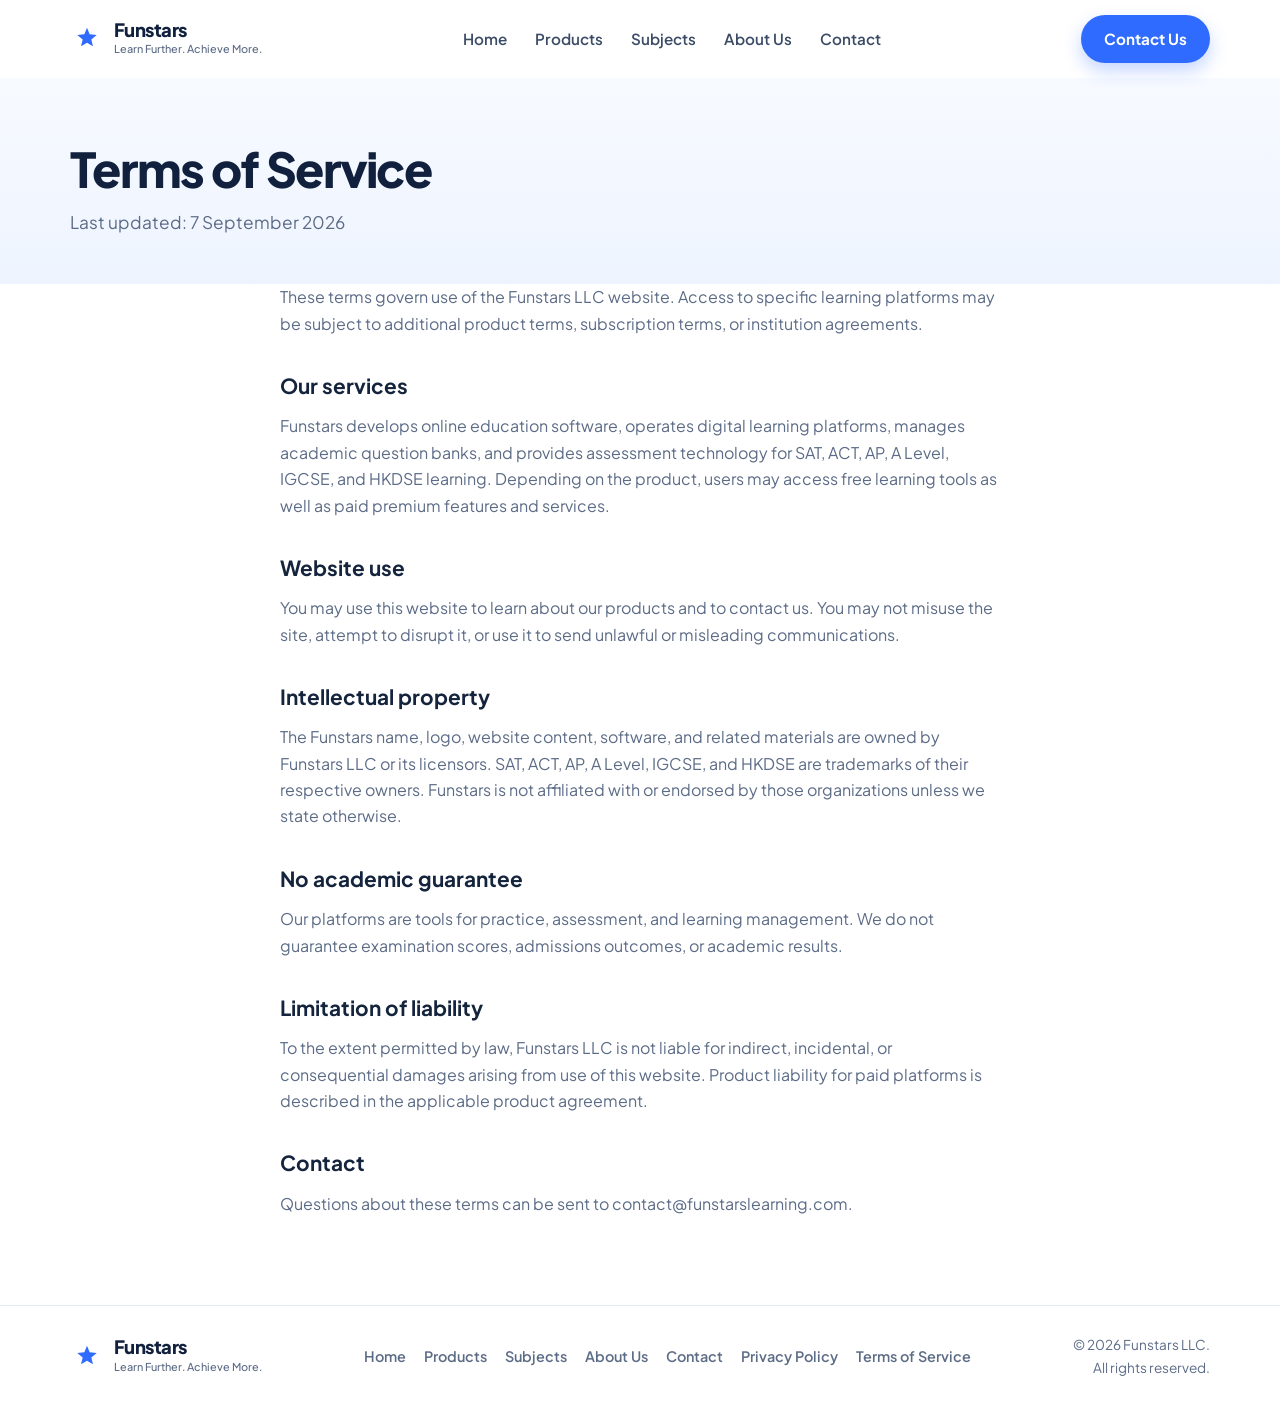
<file: terms.html>
<!DOCTYPE html>
<html lang="en">
<head>
  <meta charset="UTF-8">
  <meta name="viewport" content="width=device-width, initial-scale=1.0">
  <title>Terms of Service | Funstars</title>
  <meta name="description" content="Terms of Service for the Funstars LLC website and digital learning platforms.">
  <link rel="icon" href="images/favicon.svg" type="image/svg+xml">
  <link rel="preconnect" href="https://fonts.googleapis.com">
  <link rel="preconnect" href="https://fonts.gstatic.com" crossorigin>
  <link href="https://fonts.googleapis.com/css2?family=Plus+Jakarta+Sans:ital,wght@0,400;0,500;0,600;0,700;0,800;1,400&display=swap" rel="stylesheet">
  <link rel="stylesheet" href="css/styles.css">
</head>
<body>
  <header class="site-header">
    <div class="container header-inner">
      <a class="logo" href="index.html" aria-label="Funstars home">
        <span class="logo-mark"><svg viewBox="0 0 32 32" fill="none" aria-hidden="true"><path d="M16 3.2l3.05 7.48 8.05.66-6.16 5.22 1.88 7.85L16 20.18 9.18 24.41l1.88-7.85-6.16-5.22 8.05-.66L16 3.2z" fill="#2F6BFF"/></svg></span>
        <span class="logo-text"><strong>Funstars</strong><small>Learn Further. Achieve More.</small></span>
      </a>
      <nav class="site-nav" aria-label="Primary">
        <a href="index.html">Home</a>
        <a href="products.html">Products</a>
        <a href="subjects.html">Subjects</a>
        <a href="about.html">About Us</a>
        <a href="contact.html">Contact</a>
      </nav>
      <a class="btn btn-primary header-cta" href="contact.html">Contact Us</a>
      <button class="nav-toggle" aria-label="Open menu" aria-expanded="false"><span></span></button>
    </div>
  </header>

  <main>
    <section class="page-hero">
      <div class="container">
        <h1>Terms of Service</h1>
        <p>Last updated: 7 September 2026</p>
      </div>
    </section>
    <section class="section" style="padding-top:0">
      <div class="container prose">
        <p>These terms govern use of the Funstars LLC website. Access to specific learning platforms may be subject to additional product terms, subscription terms, or institution agreements.</p>
        <h2>Our services</h2>
        <p>Funstars develops online education software, operates digital learning platforms, manages academic question banks, and provides assessment technology for SAT, ACT, AP, A Level, IGCSE, and HKDSE learning. Depending on the product, users may access free learning tools as well as paid premium features and services.</p>
        <h2>Website use</h2>
        <p>You may use this website to learn about our products and to contact us. You may not misuse the site, attempt to disrupt it, or use it to send unlawful or misleading communications.</p>
        <h2>Intellectual property</h2>
        <p>The Funstars name, logo, website content, software, and related materials are owned by Funstars LLC or its licensors. SAT, ACT, AP, A Level, IGCSE, and HKDSE are trademarks of their respective owners. Funstars is not affiliated with or endorsed by those organizations unless we state otherwise.</p>
        <h2>No academic guarantee</h2>
        <p>Our platforms are tools for practice, assessment, and learning management. We do not guarantee examination scores, admissions outcomes, or academic results.</p>
        <h2>Limitation of liability</h2>
        <p>To the extent permitted by law, Funstars LLC is not liable for indirect, incidental, or consequential damages arising from use of this website. Product liability for paid platforms is described in the applicable product agreement.</p>
        <h2>Contact</h2>
        <p>Questions about these terms can be sent to <a href="mailto:contact@funstarslearning.com">contact@funstarslearning.com</a>.</p>
      </div>
    </section>
  </main>

  <footer class="site-footer">
    <div class="container footer-inner">
      <a class="logo" href="index.html" aria-label="Funstars home">
        <span class="logo-mark"><svg viewBox="0 0 32 32" fill="none" aria-hidden="true"><path d="M16 3.2l3.05 7.48 8.05.66-6.16 5.22 1.88 7.85L16 20.18 9.18 24.41l1.88-7.85-6.16-5.22 8.05-.66L16 3.2z" fill="#2F6BFF"/></svg></span>
        <span class="logo-text"><strong>Funstars</strong><small>Learn Further. Achieve More.</small></span>
      </a>
      <nav class="footer-links" aria-label="Footer">
        <a href="index.html">Home</a>
        <a href="products.html">Products</a>
        <a href="subjects.html">Subjects</a>
        <a href="about.html">About Us</a>
        <a href="contact.html">Contact</a>
        <a href="privacy.html">Privacy Policy</a>
        <a href="terms.html">Terms of Service</a>
      </nav>
      <div class="copyright">© 2026 Funstars LLC.<br>All rights reserved.</div>
    </div>
  </footer>
  <script src="js/main.js"></script>
</body>
</html>
</file>
<file: css/styles.css>
:root {
  --blue: #2f6bff;
  --blue-dark: #1d54e8;
  --blue-deep: #1638b8;
  --blue-soft: #eaf0ff;
  --navy: #10203d;
  --ink: #15243d;
  --muted: #5c6b86;
  --line: #e4ebf5;
  --bg: #f5f8fe;
  --hero: #f3f7ff;
  --white: #ffffff;
  --shadow: 0 18px 50px rgba(21, 48, 110, 0.12);
  --shadow-sm: 0 10px 28px rgba(21, 48, 110, 0.08);
  --radius: 22px;
  --radius-sm: 16px;
  --header-h: 78px;
  --max: 1180px;
  --font: "Plus Jakarta Sans", "Segoe UI", sans-serif;
  --hand: "Caveat", cursive;
}

*,
*::before,
*::after {
  box-sizing: border-box;
}

html {
  scroll-behavior: smooth;
}

html,
body {
  overflow-x: hidden;
  width: 100%;
  max-width: 100%;
}

body {
  margin: 0;
  font-family: var(--font);
  color: var(--ink);
  background: var(--white);
  line-height: 1.65;
  -webkit-font-smoothing: antialiased;
}

body.nav-open {
  overflow: hidden;
}

img {
  max-width: 100%;
  display: block;
}

a {
  color: inherit;
  text-decoration: none;
}

button,
input,
select,
textarea {
  font-family: inherit;
}

h1,
h2,
h3,
h4,
p {
  margin: 0;
  overflow-wrap: break-word;
}

.container {
  width: 100%;
  max-width: var(--max);
  margin: 0 auto;
  padding: 0 20px;
}

.section {
  padding: 88px 0;
}

.section-head {
  text-align: center;
  max-width: 720px;
  margin: 0 auto 48px;
}

.section-head h2,
.page-hero h1,
.hero-copy h1 {
  color: var(--navy);
  letter-spacing: -0.035em;
  line-height: 1.12;
}

.section-head h2 {
  font-size: clamp(1.8rem, 3vw, 2.35rem);
  font-weight: 800;
  margin-bottom: 12px;
}

.section-head p,
.lede,
.hero-copy p {
  color: var(--muted);
  font-size: 1.05rem;
}

.eyebrow {
  display: inline-block;
  font-size: 0.78rem;
  font-weight: 700;
  letter-spacing: 0.16em;
  text-transform: uppercase;
  color: #6b8cff;
  margin-bottom: 14px;
}

.btn {
  display: inline-flex;
  align-items: center;
  justify-content: center;
  gap: 8px;
  min-height: 48px;
  padding: 0 22px;
  border-radius: 999px;
  font-weight: 700;
  font-size: 0.95rem;
  border: 1.5px solid transparent;
  cursor: pointer;
  transition: 0.2s ease;
  white-space: nowrap;
}

.btn svg {
  width: 16px;
  height: 16px;
}

.btn-primary {
  background: var(--blue);
  color: var(--white);
  box-shadow: 0 8px 18px rgba(47, 107, 255, 0.28);
}

.btn-primary:hover {
  background: var(--blue-dark);
  transform: translateY(-1px);
}

.btn-ghost {
  background: var(--white);
  color: var(--navy);
  border-color: #d7e0ef;
}

.btn-ghost:hover {
  border-color: var(--blue);
  color: var(--blue);
}

.btn-light {
  background: var(--white);
  color: var(--navy);
}

.btn-light:hover {
  transform: translateY(-1px);
}

.site-header {
  position: sticky;
  top: 0;
  z-index: 50;
  height: var(--header-h);
  background: rgba(255, 255, 255, 0.92);
  backdrop-filter: blur(16px);
  border-bottom: 1px solid transparent;
}

.site-header.is-scrolled {
  border-bottom-color: var(--line);
  box-shadow: 0 8px 24px rgba(16, 32, 61, 0.05);
}

.header-inner {
  height: var(--header-h);
  display: flex;
  align-items: center;
  justify-content: space-between;
  gap: 24px;
}

.logo {
  display: flex;
  align-items: center;
  gap: 10px;
  flex-shrink: 0;
}

.logo-mark {
  width: 34px;
  height: 34px;
  display: grid;
  place-items: center;
}

.logo-mark svg {
  width: 28px;
  height: 28px;
}

.logo-text strong {
  display: block;
  font-size: 1.15rem;
  font-weight: 800;
  color: var(--navy);
  letter-spacing: -0.03em;
  line-height: 1.1;
}

.logo-text small {
  display: block;
  color: var(--muted);
  font-size: 0.68rem;
  font-weight: 500;
}

.site-nav {
  display: flex;
  align-items: center;
  gap: 28px;
}

.site-nav a {
  color: #3b4b66;
  font-weight: 600;
  font-size: 0.95rem;
  position: relative;
  padding: 8px 0;
}

.site-nav a:hover,
.site-nav a.is-active {
  color: var(--navy);
}

.site-nav a.is-active::after {
  content: "";
  position: absolute;
  left: 0;
  right: 0;
  bottom: 0;
  height: 2px;
  background: var(--blue);
  border-radius: 2px;
}

.nav-mobile-cta {
  display: none;
}

.header-cta {
  flex-shrink: 0;
}

.nav-toggle {
  display: none;
  width: 42px;
  height: 42px;
  border: 1px solid var(--line);
  background: #f4f7ff;
  border-radius: 12px;
  padding: 0;
  cursor: pointer;
  place-items: center;
}

.nav-toggle span,
.nav-toggle span::before,
.nav-toggle span::after {
  display: block;
  width: 20px;
  height: 2px;
  background: var(--navy);
  border-radius: 2px;
  position: relative;
  transition: 0.2s ease;
}

.nav-toggle span::before,
.nav-toggle span::after {
  content: "";
  position: absolute;
  left: 0;
}

.nav-toggle span::before {
  top: -6px;
}

.nav-toggle span::after {
  top: 6px;
}

.nav-toggle.is-open span {
  background: transparent;
}

.nav-toggle.is-open span::before {
  top: 0;
  transform: rotate(45deg);
}

.nav-toggle.is-open span::after {
  top: 0;
  transform: rotate(-45deg);
}

.hero {
  background:
    radial-gradient(circle at 80% 20%, rgba(47, 107, 255, 0.12), transparent 28%),
    linear-gradient(180deg, #f7faff 0%, #eef4ff 100%);
  padding: 36px 0 28px;
  overflow: hidden;
}

.hero-grid {
  display: grid;
  grid-template-columns: 0.92fr 1.08fr;
  gap: 24px;
  align-items: center;
}

.hero-grid > * {
  min-width: 0;
}

.hero-copy h1 {
  font-size: clamp(2.4rem, 4.4vw, 3.7rem);
  font-weight: 800;
  max-width: 11.5ch;
  margin-bottom: 18px;
}

.hero-copy p {
  max-width: 48ch;
  margin-bottom: 12px;
}

.hero-copy .lede-secondary {
  margin-bottom: 28px;
}

.hero-actions {
  display: flex;
  flex-wrap: wrap;
  gap: 12px;
}

.device-scene {
  position: relative;
  min-height: 430px;
  width: 100%;
  max-width: 100%;
  overflow: hidden;
}

.hand-note {
  position: absolute;
  top: 8px;
  right: 18px;
  z-index: 4;
  font-family: var(--hand);
  color: #2f6bff;
  font-size: 1.7rem;
  line-height: 1.05;
  font-weight: 600;
  transform: rotate(8deg);
}

.laptop {
  width: 100%;
  max-width: 560px;
  background: #d7dde8;
  border-radius: 18px 18px 8px 8px;
  padding: 10px 10px 0;
  box-shadow: var(--shadow);
  position: relative;
  z-index: 1;
}

.laptop::after {
  content: "";
  display: block;
  height: 14px;
  margin: 0 -28px;
  background: linear-gradient(#c9d1de, #b7c0d0);
  border-radius: 0 0 12px 12px;
}

.laptop-screen {
  background: #f7f9fd;
  border-radius: 10px 10px 0 0;
  overflow: hidden;
  min-height: 330px;
}

.chrome {
  display: flex;
  align-items: center;
  gap: 8px;
  padding: 8px 12px;
  background: #eef2f8;
  border-bottom: 1px solid #e3e9f3;
}

.chrome-dots {
  display: flex;
  gap: 5px;
}

.chrome-dots i {
  width: 8px;
  height: 8px;
  border-radius: 50%;
  background: #d5dbe6;
}

.chrome-dots i:nth-child(1) { background: #ff6b6b; }
.chrome-dots i:nth-child(2) { background: #ffc14d; }
.chrome-dots i:nth-child(3) { background: #3ddc84; }

.chrome-title {
  display: flex;
  align-items: center;
  gap: 6px;
  font-size: 0.72rem;
  font-weight: 700;
  color: var(--navy);
}

.app {
  display: grid;
  grid-template-columns: 118px 1fr 128px;
  min-height: 292px;
}

.app-side {
  padding: 14px 10px;
  border-right: 1px solid #edf1f8;
  background: #fbfcfe;
}

.side-link {
  display: flex;
  align-items: center;
  gap: 8px;
  font-size: 0.68rem;
  color: #6a7890;
  font-weight: 600;
  padding: 7px 8px;
  border-radius: 8px;
}

.side-link.is-active {
  background: var(--blue-soft);
  color: var(--blue);
}

.app-main {
  padding: 16px 16px 14px;
}

.app-kicker {
  font-size: 0.68rem;
  font-weight: 700;
  color: var(--blue);
}

.app-main h3 {
  font-size: 0.95rem;
  margin: 4px 0 10px;
}

.q-meta {
  display: flex;
  align-items: center;
  font-size: 0.68rem;
  color: var(--muted);
  margin-bottom: 8px;
}

.math-tag {
  display: inline-flex;
  padding: 2px 8px;
  border-radius: 999px;
  background: var(--blue-soft);
  color: var(--blue);
  font-weight: 700;
}

.q-text {
  font-size: 0.78rem;
  font-weight: 600;
  margin-bottom: 10px;
}

.choices {
  display: grid;
  gap: 6px;
}

.choice {
  border: 1px solid #e6edf7;
  border-radius: 8px;
  padding: 6px 8px;
  font-size: 0.72rem;
  display: flex;
  gap: 8px;
}

.choice b {
  width: 16px;
  color: var(--blue);
}

.next-btn {
  margin-top: 10px;
  width: 100%;
  border: 0;
  background: var(--blue);
  color: #fff;
  border-radius: 8px;
  padding: 8px;
  font-size: 0.72rem;
  font-weight: 700;
}

.app-panel {
  padding: 16px 12px;
  border-left: 1px solid #edf1f8;
  background: #fbfcfe;
}

.progress-label {
  font-size: 0.72rem;
  font-weight: 700;
  margin-bottom: 8px;
}

.ring {
  width: 72px;
  height: 72px;
  margin: 0 auto 8px;
  position: relative;
}

.ring svg {
  width: 72px;
  height: 72px;
  transform: rotate(-90deg);
}

.ring span {
  position: absolute;
  inset: 0;
  display: grid;
  place-items: center;
  font-size: 0.85rem;
  font-weight: 800;
}

.mini-bars {
  display: flex;
  align-items: flex-end;
  gap: 4px;
  height: 42px;
  margin-top: 10px;
}

.mini-bars i {
  width: 8px;
  background: #c9d7ff;
  border-radius: 3px 3px 0 0;
}

.mini-bars i:nth-child(1) { height: 18px; }
.mini-bars i:nth-child(2) { height: 28px; }
.mini-bars i:nth-child(3) { height: 22px; }
.mini-bars i:nth-child(4) { height: 36px; background: var(--blue); }
.mini-bars i:nth-child(5) { height: 30px; }

.panel-note {
  font-size: 0.62rem;
  color: var(--muted);
  text-align: center;
  margin-top: 6px;
}

.tablet {
  position: absolute;
  right: 0;
  bottom: 18px;
  width: 210px;
  background: #1b2433;
  border-radius: 18px;
  padding: 10px;
  z-index: 2;
  box-shadow: 0 22px 40px rgba(16, 32, 61, 0.22);
  transform: rotate(2deg);
}

.tablet-screen {
  background: #fff;
  border-radius: 10px;
  padding: 12px;
  min-height: 250px;
}

.tablet-screen h4 {
  font-size: 0.82rem;
  margin-bottom: 10px;
}

.tiny-chart {
  height: 72px;
  margin-bottom: 10px;
}

.tiny-chart svg,
.dash-chart svg {
  width: 100%;
  height: 100%;
}

.subject-bars {
  display: grid;
  gap: 6px;
  margin-bottom: 12px;
}

.sbar {
  display: grid;
  grid-template-columns: 52px 1fr;
  gap: 6px;
  align-items: center;
  font-size: 0.62rem;
  color: var(--muted);
}

.sbar span {
  height: 7px;
  background: #eef2fa;
  border-radius: 99px;
  overflow: hidden;
}

.sbar span i {
  display: block;
  height: 100%;
  background: var(--blue);
  border-radius: 99px;
}

.stats-row {
  display: grid;
  grid-template-columns: repeat(3, 1fr);
  gap: 6px;
}

.stat {
  background: #f5f8fe;
  border-radius: 8px;
  padding: 7px 4px;
  text-align: center;
}

.stat strong {
  display: block;
  font-size: 0.78rem;
}

.stat small {
  color: var(--muted);
  font-size: 0.58rem;
}

.feature-grid {
  display: grid;
  grid-template-columns: repeat(4, 1fr);
  gap: 18px;
}

.feature-card,
.audience-card,
.product-card,
.value-card,
.cap-item {
  background: var(--white);
  border: 1px solid var(--line);
  border-radius: var(--radius);
  box-shadow: var(--shadow-sm);
}

.feature-card {
  padding: 28px 22px 24px;
  transition: 0.2s ease;
}

.feature-card:hover,
.audience-card:hover,
.product-card:hover,
.exam-card:hover {
  transform: translateY(-4px);
  box-shadow: var(--shadow);
}

.icon-bubble {
  width: 48px;
  height: 48px;
  border-radius: 14px;
  background: var(--blue-soft);
  color: var(--blue);
  display: grid;
  place-items: center;
  margin-bottom: 18px;
}

.icon-bubble svg {
  width: 24px;
  height: 24px;
}

.feature-card h3,
.audience-card h3,
.product-card h3 {
  font-size: 1.05rem;
  margin-bottom: 8px;
  color: var(--navy);
}

.feature-card p,
.audience-card p,
.product-card p,
.value-card p {
  color: var(--muted);
  font-size: 0.95rem;
}

.exams {
  background: var(--bg);
}

.exam-grid {
  display: grid;
  grid-template-columns: repeat(6, 1fr);
  gap: 16px;
}

.exam-card {
  display: flex;
  flex-direction: column;
  min-height: 196px;
  padding: 22px 18px 18px;
  border-radius: 20px;
  transition: 0.2s ease;
}

.exam-card h3 {
  font-size: 1.2rem;
  margin-bottom: 10px;
}

.exam-card p {
  color: #4f5e78;
  font-size: 0.9rem;
  flex: 1;
}

.exam-card span {
  margin-top: 16px;
  font-weight: 700;
  font-size: 1.1rem;
}

.exam-sat { background: #eaf2ff; color: #2456d6; }
.exam-act { background: #e8f8ee; color: #1f8a4c; }
.exam-ap { background: #fff1e6; color: #d06a1f; }
.exam-alevel { background: #f1ecff; color: #6b4bd4; }
.exam-igcse { background: #e7f7f1; color: #1c8a6a; }
.exam-hkdse { background: #fdeeee; color: #d24b4b; }

.capabilities {
  display: grid;
  grid-template-columns: 1.15fr 0.85fr;
  gap: 48px;
  align-items: center;
}

.dash {
  background: var(--white);
  border: 1px solid var(--line);
  border-radius: 24px;
  box-shadow: var(--shadow);
  overflow: hidden;
}

.dash-app {
  display: grid;
  grid-template-columns: 150px 1fr;
}

.dash-side {
  padding: 18px 14px;
  background: #fbfcff;
  border-right: 1px solid var(--line);
}

.dash-main {
  padding: 22px;
}

.dash-main header {
  display: flex;
  justify-content: space-between;
  align-items: baseline;
  margin-bottom: 16px;
}

.dash-main h3 {
  font-size: 1.05rem;
}

.dash-main header small {
  color: var(--muted);
  font-size: 0.78rem;
}

.kpi-row {
  display: grid;
  grid-template-columns: repeat(3, 1fr);
  gap: 12px;
  margin-bottom: 18px;
}

.kpi {
  background: #f6f8fe;
  border-radius: 14px;
  padding: 14px;
}

.kpi strong {
  display: block;
  font-size: 1.35rem;
  color: var(--navy);
}

.kpi small {
  color: var(--muted);
  font-size: 0.78rem;
}

.dash-chart {
  height: 168px;
  background: #fff;
  border: 1px solid #eef2f8;
  border-radius: 14px;
  padding: 12px;
}

.check-list {
  list-style: none;
  margin: 22px 0 0;
  padding: 0;
  display: grid;
  gap: 12px;
}

.check-list li {
  display: flex;
  align-items: flex-start;
  gap: 10px;
  font-weight: 600;
  color: #31425d;
}

.check-icon {
  width: 22px;
  height: 22px;
  flex-shrink: 0;
  border-radius: 50%;
  background: var(--blue);
  color: #fff;
  display: grid;
  place-items: center;
  margin-top: 1px;
}

.check-icon svg {
  width: 12px;
  height: 12px;
}

.audience-grid {
  display: grid;
  grid-template-columns: repeat(3, 1fr);
  gap: 18px;
}

.audience-card {
  padding: 28px 24px;
}

.about-block {
  display: grid;
  grid-template-columns: 0.9fr 1.1fr 0.7fr;
  gap: 28px;
  align-items: center;
}

.about-block.about-split {
  grid-template-columns: 0.85fr 1.15fr;
}

.about-photo {
  border-radius: 24px;
  overflow: hidden;
  min-height: 280px;
  box-shadow: var(--shadow-sm);
}

.about-photo img {
  width: 100%;
  height: 100%;
  object-fit: cover;
  min-height: 280px;
}

.about-copy h2 {
  font-size: 1.8rem;
  margin-bottom: 14px;
  letter-spacing: -0.03em;
}

.about-copy p {
  color: var(--muted);
  margin-bottom: 14px;
}

.about-copy .btn {
  margin-top: 8px;
}

.values {
  display: grid;
  gap: 18px;
}

.value-item {
  display: grid;
  grid-template-columns: 40px 1fr;
  gap: 10px;
  align-items: start;
}

.value-item h3 {
  font-size: 0.95rem;
  margin-bottom: 2px;
}

.value-item p {
  color: var(--muted);
  font-size: 0.88rem;
}

.cta-band {
  background: linear-gradient(180deg, #1a4ed8 0%, #1238b0 100%);
  color: #fff;
  text-align: center;
  padding: 64px 0;
}

.cta-band h2 {
  font-size: clamp(1.6rem, 3vw, 2.1rem);
  letter-spacing: -0.03em;
  margin-bottom: 10px;
}

.cta-band p {
  color: rgba(255, 255, 255, 0.86);
  margin-bottom: 22px;
}

.site-footer {
  padding: 28px 0;
  border-top: 1px solid var(--line);
}

.footer-inner {
  display: flex;
  align-items: center;
  justify-content: space-between;
  gap: 20px;
  flex-wrap: wrap;
}

.footer-links {
  display: flex;
  flex-wrap: wrap;
  gap: 18px;
  color: #5d6c86;
  font-weight: 600;
  font-size: 0.9rem;
}

.footer-links a:hover {
  color: var(--navy);
}

.copyright {
  color: var(--muted);
  font-size: 0.85rem;
  text-align: right;
}

.page-hero {
  background: linear-gradient(180deg, #f7faff 0%, #eef4ff 100%);
  padding: 64px 0 48px;
}

.page-hero h1 {
  font-size: clamp(2rem, 4vw, 3rem);
  font-weight: 800;
  margin-bottom: 12px;
}

.page-hero p {
  max-width: 68ch;
  color: var(--muted);
  font-size: 1.08rem;
}

.product-grid {
  display: grid;
  grid-template-columns: repeat(2, 1fr);
  gap: 18px;
}

.product-card {
  padding: 28px;
}

.product-card .exam-tag {
  display: inline-flex;
  margin-bottom: 12px;
  padding: 4px 10px;
  border-radius: 999px;
  font-size: 0.75rem;
  font-weight: 700;
}

.wide {
  grid-column: 1 / -1;
}

.cap-grid {
  display: grid;
  grid-template-columns: repeat(3, 1fr);
  gap: 16px;
}

.cap-item {
  padding: 20px 18px;
  display: flex;
  align-items: flex-start;
  gap: 12px;
  font-weight: 650;
}

.business-list {
  display: grid;
  grid-template-columns: repeat(3, 1fr);
  gap: 16px;
  list-style: none;
  padding: 0;
  margin: 24px 0 0;
}

.business-list li {
  background: var(--white);
  border: 1px solid var(--line);
  border-radius: 18px;
  padding: 20px;
  font-weight: 650;
}

.contact-layout {
  display: grid;
  grid-template-columns: 0.9fr 1.1fr;
  gap: 36px;
  align-items: start;
}

.contact-card,
.form-card {
  background: var(--white);
  border: 1px solid var(--line);
  border-radius: 24px;
  box-shadow: var(--shadow-sm);
  padding: 28px;
}

.contact-card h2,
.form-card h2 {
  margin-bottom: 10px;
}

.company-identity h2 {
  font-size: 1.35rem;
  letter-spacing: -0.03em;
  margin-bottom: 14px;
}

.company-identity p {
  color: var(--muted);
  font-weight: 600;
  margin: 0 0 8px;
}

.company-identity a {
  color: var(--blue);
}

.contact-meta {
  display: grid;
  gap: 16px;
  margin-top: 22px;
}

.contact-meta div {
  display: grid;
  gap: 4px;
}

.contact-meta dt {
  color: var(--muted);
  font-size: 0.82rem;
  font-weight: 700;
  text-transform: uppercase;
  letter-spacing: 0.06em;
}

.contact-meta dd {
  margin: 0;
  font-weight: 700;
}

.contact-meta a {
  color: var(--blue);
}

.form-grid {
  display: grid;
  grid-template-columns: 1fr 1fr;
  gap: 14px;
}

.form-field {
  display: grid;
  gap: 6px;
}

.form-field.full {
  grid-column: 1 / -1;
}

label {
  font-size: 0.85rem;
  font-weight: 700;
}

input,
select,
textarea {
  width: 100%;
  border: 1px solid #d7e0ee;
  border-radius: 12px;
  min-height: 46px;
  padding: 10px 12px;
  font-size: 0.95rem;
  background: #fff;
}

textarea {
  min-height: 140px;
  resize: vertical;
}

input:focus,
select:focus,
textarea:focus {
  outline: 2px solid rgba(47, 107, 255, 0.25);
  border-color: var(--blue);
}

.is-invalid {
  border-color: #d24b4b;
}

.field-error {
  min-height: 1em;
  color: #d24b4b;
  font-size: 0.78rem;
}

.form-success {
  background: #e8f8ee;
  color: #1f8a4c;
  border-radius: 18px;
  padding: 28px;
}

.prose {
  max-width: 760px;
}

.prose h2 {
  margin: 32px 0 10px;
  font-size: 1.3rem;
}

.prose p,
.prose li {
  color: var(--muted);
}

.prose ul {
  padding-left: 18px;
}

.subject-detail {
  display: grid;
  grid-template-columns: 1.1fr 0.9fr;
  gap: 36px;
  align-items: start;
}

.pill-list {
  display: flex;
  flex-wrap: wrap;
  gap: 8px;
  margin-top: 18px;
}

.pill {
  background: var(--blue-soft);
  color: var(--blue-deep);
  border-radius: 999px;
  padding: 6px 12px;
  font-size: 0.82rem;
  font-weight: 700;
}

@media (max-width: 1100px) {
  .exam-grid {
    grid-template-columns: repeat(3, 1fr);
  }

  .feature-grid,
  .cap-grid,
  .business-list {
    grid-template-columns: repeat(2, 1fr);
  }

  .about-block {
    grid-template-columns: 1fr 1fr;
  }

  .values {
    grid-column: 1 / -1;
    grid-template-columns: repeat(3, 1fr);
  }
}

@media (max-width: 900px) {
  .header-cta {
    display: none;
  }

  .nav-toggle {
    display: grid;
    margin-left: auto;
    flex-shrink: 0;
  }

  .header-inner {
    position: relative;
  }

  .hero-copy h1,
  .page-hero h1 {
    font-size: clamp(1.85rem, 8vw, 2.4rem);
    max-width: 100%;
  }

  .site-nav {
    display: none;
    position: fixed;
    top: var(--header-h);
    left: 0;
    right: 0;
    bottom: 0;
    background: #fff;
    flex-direction: column;
    align-items: stretch;
    padding: 18px 22px 32px;
    gap: 6px;
    z-index: 60;
    overflow: auto;
  }

  .site-nav.is-open {
    display: flex;
  }

  .site-nav a {
    padding: 14px 8px;
    border-bottom: 1px solid var(--line);
  }

  .site-nav a.is-active::after {
    display: none;
  }

  .nav-mobile-cta {
    display: inline-flex;
    margin-top: 18px;
    align-self: flex-start;
  }

  .hero-grid,
  .capabilities,
  .contact-layout,
  .subject-detail,
  .about-block,
  .product-grid,
  .audience-grid {
    grid-template-columns: 1fr;
  }

  .hero-copy h1 {
    max-width: none;
  }

  .device-scene {
    min-height: 0;
    margin-top: 12px;
  }

  .laptop::after {
    margin: 0;
  }

  .tablet {
    position: relative;
    right: auto;
    bottom: auto;
    width: min(240px, 100%);
    margin: 16px 0 0 auto;
    transform: none;
  }

  .hand-note {
    right: 12px;
    top: 4px;
    font-size: 1.35rem;
  }

  .app {
    grid-template-columns: 1fr;
  }

  .app-side,
  .app-panel {
    display: none;
  }

  .dash-app {
    grid-template-columns: 1fr;
  }

  .dash-side {
    display: none;
  }

  .values {
    grid-template-columns: 1fr;
  }
}

@media (max-width: 700px) {
  .container {
    padding: 0 16px;
  }

  .section {
    padding: 64px 0;
  }

  .feature-grid,
  .exam-grid,
  .cap-grid,
  .business-list,
  .form-grid,
  .kpi-row {
    grid-template-columns: 1fr;
  }

  .footer-inner,
  .copyright {
    text-align: left;
  }

  .about-photo img {
    min-height: 220px;
  }
}

@media (prefers-reduced-motion: reduce) {
  html {
    scroll-behavior: auto;
  }

  .feature-card:hover,
  .audience-card:hover,
  .product-card:hover,
  .exam-card:hover,
  .btn-primary:hover {
    transform: none;
  }
}
</file>
